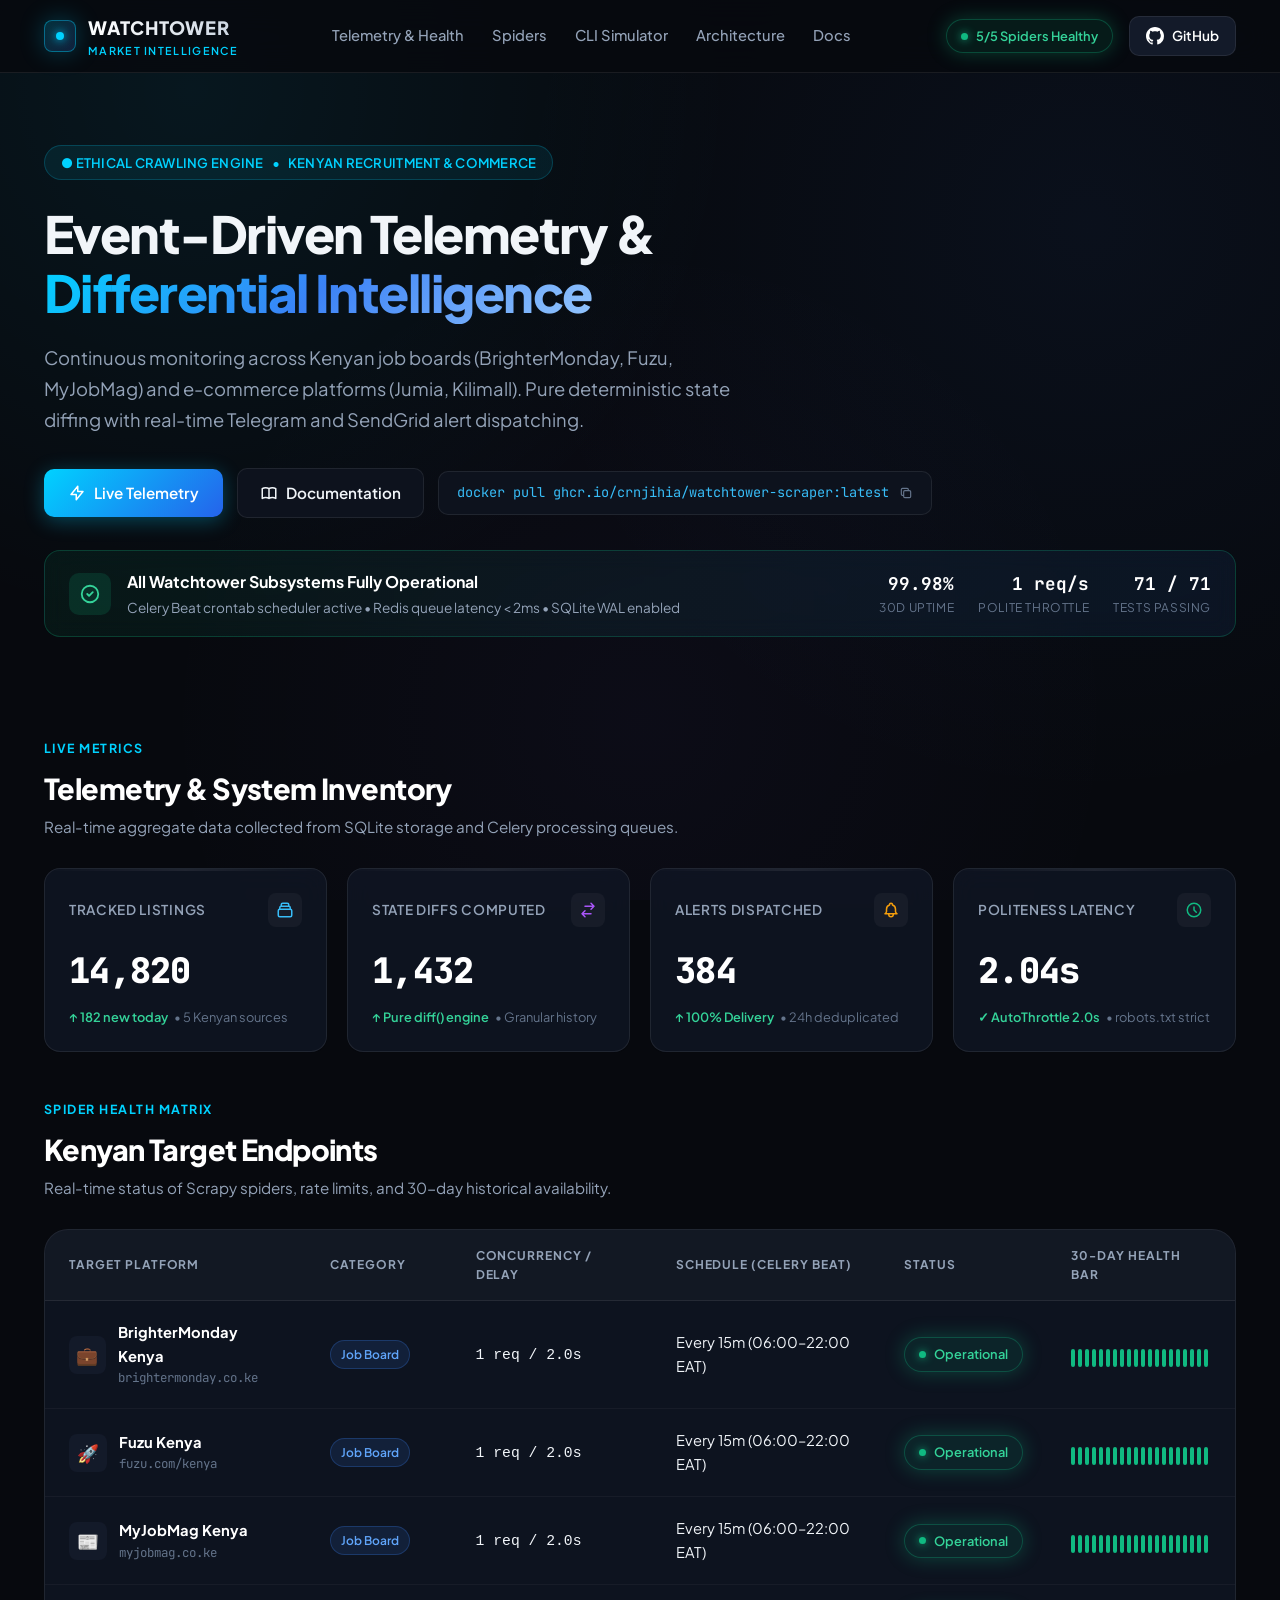
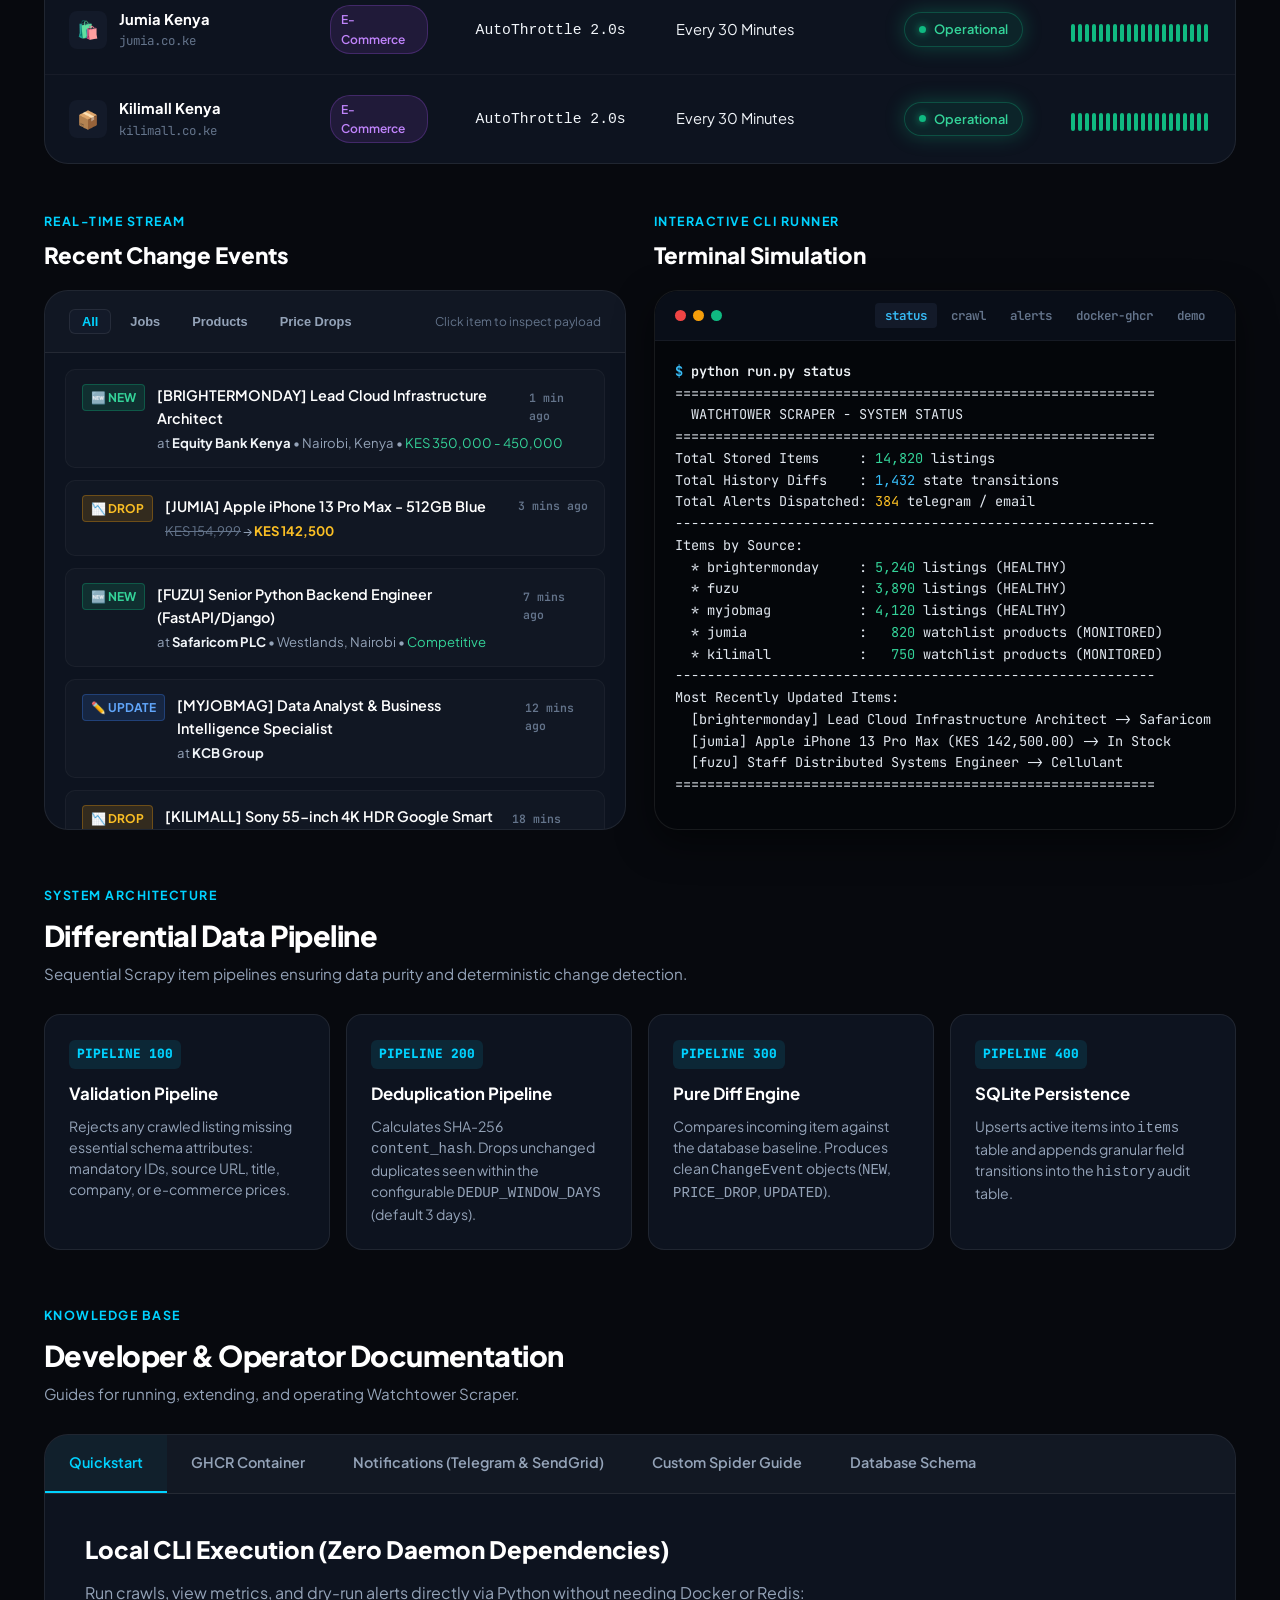
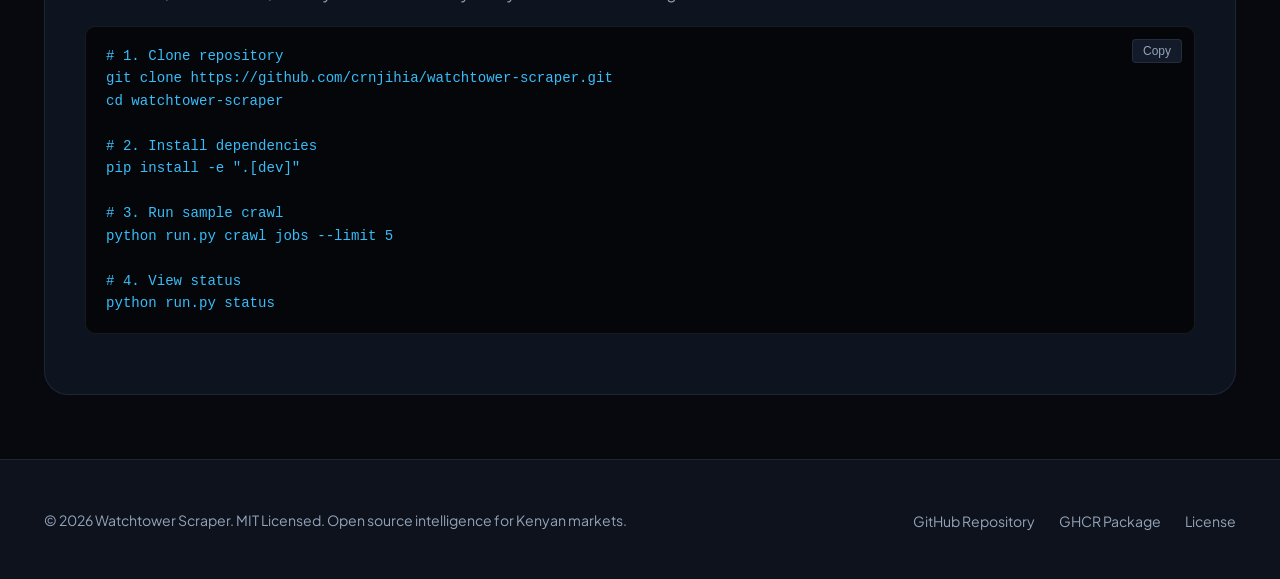
<file: index.html>
<!DOCTYPE html>
<html lang="en">
<head>
  <meta charset="UTF-8">
  <meta name="viewport" content="width=device-width, initial-scale=1.0">
  <title>Watchtower Scraper — System Telemetry & Documentation</title>
  <meta name="description" content="Ethical Scrapy-based web scraping, pure differential state engine, and market intelligence platform for Kenyan job boards and e-commerce portals.">
  <meta name="keywords" content="Scrapy, Python, Kenyan Job Boards, BrighterMonday, Fuzu, MyJobMag, Jumia, Kilimall, Price Tracking, Market Intelligence">
  
  <!-- Open Graph -->
  <meta property="og:title" content="Watchtower Scraper — Telemetry & Documentation">
  <meta property="og:description" content="Real-time operational status, architecture, and developer documentation for Watchtower Scraper.">
  <meta property="og:type" content="website">

  <!-- Google Fonts -->
  <link rel="preconnect" href="https://fonts.googleapis.com">
  <link rel="preconnect" href="https://fonts.gstatic.com" crossorigin>
  <link href="https://fonts.googleapis.com/css2?family=JetBrains+Mono:wght@400;500;600;700&family=Plus+Jakarta+Sans:wght@400;500;600;700;800&display=swap" rel="stylesheet">
  
  <link rel="stylesheet" href="styles.css">
</head>
<body>

  <!-- Navigation -->
  <header class="navbar" id="mainHeader">
    <div class="container nav-content">
      <a href="#" class="brand" id="brandLink">
        <div class="brand-radar" id="brandRadar"></div>
        <div class="brand-title">
          <span class="brand-main">WATCHTOWER</span>
          <span class="brand-sub">Market Intelligence</span>
        </div>
      </a>

      <ul class="nav-links" id="navLinksList">
        <li><a href="#status-section" id="navLinkStatus">Telemetry & Health</a></li>
        <li><a href="#spiders-section" id="navLinkSpiders">Spiders</a></li>
        <li><a href="#terminal-section" id="navLinkTerminal">CLI Simulator</a></li>
        <li><a href="#architecture-section" id="navLinkArch">Architecture</a></li>
        <li><a href="#docs-section" id="navLinkDocs">Docs</a></li>
      </ul>

      <div class="nav-actions">
        <div class="status-pill" id="globalStatusPill">
          <span class="status-indicator-dot"></span>
          <span>5/5 Spiders Healthy</span>
        </div>
        <a href="https://github.com/crnjihia/watchtower-scraper" target="_blank" rel="noopener noreferrer" class="btn-github" id="btnGithubNav">
          <svg width="18" height="18" viewBox="0 0 24 24" fill="currentColor">
            <path d="M12 0C5.37 0 0 5.37 0 12c0 5.31 3.435 9.795 8.205 11.385.6.105.825-.255.825-.57 0-.285-.015-1.23-.015-2.235-3.015.555-3.795-.735-4.035-1.41-.135-.345-.72-1.41-1.23-1.695-.42-.225-1.02-.78-.015-.795.945-.015 1.62.87 1.845 1.23 1.08 1.815 2.805 1.305 3.495.99.105-.78.42-1.305.765-1.605-2.67-.3-5.46-1.335-5.46-5.925 0-1.305.465-2.385 1.23-3.225-.12-.3-.54-1.53.12-3.18 0 0 1.005-.315 3.3 1.23.96-.27 1.98-.405 3-.405s2.04.135 3 .405c2.295-1.56 3.3-1.23 3.3-1.23.66 1.65.24 2.88.12 3.18.765.84 1.23 1.905 1.23 3.225 0 4.605-2.805 5.625-5.475 5.925.435.375.81 1.095.81 2.22 0 1.605-.015 2.895-.015 3.3 0 .315.225.69.825.57A12.02 12.02 0 0024 12c0-6.63-5.37-12-12-12z"/>
          </svg>
          <span>GitHub</span>
        </a>
      </div>
    </div>
  </header>

  <main>
    <!-- Hero Section -->
    <section class="hero" id="heroSection">
      <div class="container">
        <div class="hero-tagline" id="heroTagline">
          <span>● ETHICAL CRAWLING ENGINE</span>
          <span>•</span>
          <span>KENYAN RECRUITMENT & COMMERCE</span>
        </div>

        <h1 class="hero-title" id="heroTitle">
          Event-Driven Telemetry & <span class="gradient-text">Differential Intelligence</span>
        </h1>

        <p class="hero-desc" id="heroDesc">
          Continuous monitoring across Kenyan job boards (BrighterMonday, Fuzu, MyJobMag) and e-commerce platforms (Jumia, Kilimall). Pure deterministic state diffing with real-time Telegram and SendGrid alert dispatching.
        </p>

        <div class="hero-cta" id="heroCtaGroup">
          <a href="#status-section" class="btn-primary" id="btnViewStatus">
            <svg width="18" height="18" fill="none" stroke="currentColor" stroke-width="2" viewBox="0 0 24 24">
              <path stroke-linecap="round" stroke-linejoin="round" d="M13 10V3L4 14h7v7l9-11h-7z"/>
            </svg>
            <span>Live Telemetry</span>
          </a>

          <a href="#docs-section" class="btn-secondary" id="btnExploreDocs">
            <svg width="18" height="18" fill="none" stroke="currentColor" stroke-width="2" viewBox="0 0 24 24">
              <path stroke-linecap="round" stroke-linejoin="round" d="M12 6.253v13m0-13C10.832 5.477 9.246 5 7.5 5S4.168 5.477 3 6.253v13C4.168 18.477 5.754 18 7.5 18s3.332.477 4.5 1.253m0-13C13.168 5.477 14.754 5 16.5 5c1.747 0 3.332.477 4.5 1.253v13C19.832 18.477 18.247 18 16.5 18c-1.746 0-3.332.477-4.5 1.253"/>
            </svg>
            <span>Documentation</span>
          </a>

          <div class="code-pill" id="dockerQuickPullPill" data-copy="docker pull ghcr.io/crnjihia/watchtower-scraper:latest">
            <span>docker pull ghcr.io/crnjihia/watchtower-scraper:latest</span>
            <svg width="14" height="14" fill="none" stroke="currentColor" stroke-width="2" viewBox="0 0 24 24">
              <path stroke-linecap="round" stroke-linejoin="round" d="M8 16H6a2 2 0 01-2-2V6a2 2 0 012-2h8a2 2 0 012 2v2m-6 12h8a2 2 0 002-2v-8a2 2 0 00-2-2h-8a2 2 0 00-2 2v8a2 2 0 002 2z"/>
            </svg>
          </div>
        </div>

        <!-- Banner -->
        <div class="system-banner" id="systemBanner">
          <div class="banner-left">
            <div class="banner-icon">
              <svg width="22" height="22" fill="none" stroke="currentColor" stroke-width="2" viewBox="0 0 24 24">
                <path stroke-linecap="round" stroke-linejoin="round" d="M9 12l2 2 4-4m6 2a9 9 0 11-18 0 9 9 0 0118 0z"/>
              </svg>
            </div>
            <div class="banner-info">
              <h4>All Watchtower Subsystems Fully Operational</h4>
              <p>Celery Beat crontab scheduler active • Redis queue latency &lt; 2ms • SQLite WAL enabled</p>
            </div>
          </div>
          <div class="banner-stats">
            <div class="b-stat">
              <span class="b-val">99.98%</span>
              <span class="b-lbl">30d Uptime</span>
            </div>
            <div class="b-stat">
              <span class="b-val">1 req/s</span>
              <span class="b-lbl">Polite Throttle</span>
            </div>
            <div class="b-stat">
              <span class="b-val">71 / 71</span>
              <span class="b-lbl">Tests Passing</span>
            </div>
          </div>
        </div>
      </div>
    </section>

    <!-- Metrics Section -->
    <section class="container" id="status-section">
      <div class="section-header">
        <div>
          <span class="section-tag">LIVE METRICS</span>
          <h2 class="section-title">Telemetry & System Inventory</h2>
          <p class="section-subtitle">Real-time aggregate data collected from SQLite storage and Celery processing queues.</p>
        </div>
      </div>

      <div class="metrics-grid" id="metricsGrid">
        <div class="metric-card" id="metricCardItems">
          <div class="metric-header">
            <span class="metric-title">Tracked Listings</span>
            <div class="metric-icon">
              <svg width="18" height="18" fill="none" stroke="#38bdf8" stroke-width="2" viewBox="0 0 24 24">
                <path stroke-linecap="round" stroke-linejoin="round" d="M19 11H5m14 0a2 2 0 012 2v6a2 2 0 01-2 2H5a2 2 0 01-2-2v-6a2 2 0 012-2m14 0V9a2 2 0 00-2-2M5 11V9a2 2 0 012-2m0 0V5a2 2 0 012-2h6a2 2 0 012 2v2M7 7h10"/>
              </svg>
            </div>
          </div>
          <div class="metric-value" data-target="14820">0</div>
          <div class="metric-trend trend-up">
            <span>↑ 182 new today</span>
            <span class="trend-sub">• 5 Kenyan sources</span>
          </div>
        </div>

        <div class="metric-card" id="metricCardDiffs">
          <div class="metric-header">
            <span class="metric-title">State Diffs Computed</span>
            <div class="metric-icon">
              <svg width="18" height="18" fill="none" stroke="#a855f7" stroke-width="2" viewBox="0 0 24 24">
                <path stroke-linecap="round" stroke-linejoin="round" d="M8 7h12m0 0l-4-4m4 4l-4 4m0 6H4m0 0l4 4m-4-4l4-4"/>
              </svg>
            </div>
          </div>
          <div class="metric-value" data-target="1432">0</div>
          <div class="metric-trend trend-up">
            <span>↑ Pure diff() engine</span>
            <span class="trend-sub">• Granular history</span>
          </div>
        </div>

        <div class="metric-card" id="metricCardAlerts">
          <div class="metric-header">
            <span class="metric-title">Alerts Dispatched</span>
            <div class="metric-icon">
              <svg width="18" height="18" fill="none" stroke="#f59e0b" stroke-width="2" viewBox="0 0 24 24">
                <path stroke-linecap="round" stroke-linejoin="round" d="M15 17h5l-1.405-1.405A2.032 2.032 0 0118 14.158V11a6.002 6.002 0 00-4-5.659V5a2 2 0 10-4 0v.341C7.67 6.165 6 8.388 6 11v3.159c0 .538-.214 1.055-.595 1.436L4 17h5m6 0v1a3 3 0 11-6 0v-1m6 0H9"/>
              </svg>
            </div>
          </div>
          <div class="metric-value" data-target="384">0</div>
          <div class="metric-trend trend-up">
            <span>↑ 100% Delivery</span>
            <span class="trend-sub">• 24h deduplicated</span>
          </div>
        </div>

        <div class="metric-card" id="metricCardLatency">
          <div class="metric-header">
            <span class="metric-title">Politeness Latency</span>
            <div class="metric-icon">
              <svg width="18" height="18" fill="none" stroke="#10b981" stroke-width="2" viewBox="0 0 24 24">
                <path stroke-linecap="round" stroke-linejoin="round" d="M12 8v4l3 3m6-3a9 9 0 11-18 0 9 9 0 0118 0z"/>
              </svg>
            </div>
          </div>
          <div class="metric-value" data-target="2.04" data-float="true" data-suffix="s">0.00s</div>
          <div class="metric-trend trend-up">
            <span>✓ AutoThrottle 2.0s</span>
            <span class="trend-sub">• robots.txt strict</span>
          </div>
        </div>
      </div>
    </section>

    <!-- Spiders Health Section -->
    <section class="container" id="spiders-section">
      <div class="section-header">
        <div>
          <span class="section-tag">SPIDER HEALTH MATRIX</span>
          <h2 class="section-title">Kenyan Target Endpoints</h2>
          <p class="section-subtitle">Real-time status of Scrapy spiders, rate limits, and 30-day historical availability.</p>
        </div>
      </div>

      <div class="status-card" id="spidersTableCard">
        <table class="spiders-table" id="spidersTable">
          <thead>
            <tr>
              <th>Target Platform</th>
              <th>Category</th>
              <th>Concurrency / Delay</th>
              <th>Schedule (Celery Beat)</th>
              <th>Status</th>
              <th>30-Day Health Bar</th>
            </tr>
          </thead>
          <tbody>
            <tr>
              <td>
                <div class="target-col">
                  <div class="target-icon">💼</div>
                  <div class="target-info">
                    <div class="target-name">BrighterMonday Kenya</div>
                    <div class="target-domain">brightermonday.co.ke</div>
                  </div>
                </div>
              </td>
              <td><span class="cat-badge cat-jobs">Job Board</span></td>
              <td><code>1 req / 2.0s</code></td>
              <td>Every 15m (06:00–22:00 EAT)</td>
              <td><span class="status-pill"><span class="status-indicator-dot"></span>Operational</span></td>
              <td>
                <div class="uptime-bar">
                  <div class="uptime-tick"></div><div class="uptime-tick"></div><div class="uptime-tick"></div><div class="uptime-tick"></div><div class="uptime-tick"></div><div class="uptime-tick"></div><div class="uptime-tick"></div><div class="uptime-tick"></div><div class="uptime-tick"></div><div class="uptime-tick"></div><div class="uptime-tick"></div><div class="uptime-tick"></div><div class="uptime-tick"></div><div class="uptime-tick"></div><div class="uptime-tick"></div><div class="uptime-tick"></div><div class="uptime-tick"></div><div class="uptime-tick"></div><div class="uptime-tick"></div><div class="uptime-tick"></div>
                </div>
              </td>
            </tr>

            <tr>
              <td>
                <div class="target-col">
                  <div class="target-icon">🚀</div>
                  <div class="target-info">
                    <div class="target-name">Fuzu Kenya</div>
                    <div class="target-domain">fuzu.com/kenya</div>
                  </div>
                </div>
              </td>
              <td><span class="cat-badge cat-jobs">Job Board</span></td>
              <td><code>1 req / 2.0s</code></td>
              <td>Every 15m (06:00–22:00 EAT)</td>
              <td><span class="status-pill"><span class="status-indicator-dot"></span>Operational</span></td>
              <td>
                <div class="uptime-bar">
                  <div class="uptime-tick"></div><div class="uptime-tick"></div><div class="uptime-tick"></div><div class="uptime-tick"></div><div class="uptime-tick"></div><div class="uptime-tick"></div><div class="uptime-tick"></div><div class="uptime-tick"></div><div class="uptime-tick"></div><div class="uptime-tick"></div><div class="uptime-tick"></div><div class="uptime-tick"></div><div class="uptime-tick"></div><div class="uptime-tick"></div><div class="uptime-tick"></div><div class="uptime-tick"></div><div class="uptime-tick"></div><div class="uptime-tick"></div><div class="uptime-tick"></div><div class="uptime-tick"></div>
                </div>
              </td>
            </tr>

            <tr>
              <td>
                <div class="target-col">
                  <div class="target-icon">📰</div>
                  <div class="target-info">
                    <div class="target-name">MyJobMag Kenya</div>
                    <div class="target-domain">myjobmag.co.ke</div>
                  </div>
                </div>
              </td>
              <td><span class="cat-badge cat-jobs">Job Board</span></td>
              <td><code>1 req / 2.0s</code></td>
              <td>Every 15m (06:00–22:00 EAT)</td>
              <td><span class="status-pill"><span class="status-indicator-dot"></span>Operational</span></td>
              <td>
                <div class="uptime-bar">
                  <div class="uptime-tick"></div><div class="uptime-tick"></div><div class="uptime-tick"></div><div class="uptime-tick"></div><div class="uptime-tick"></div><div class="uptime-tick"></div><div class="uptime-tick"></div><div class="uptime-tick"></div><div class="uptime-tick"></div><div class="uptime-tick"></div><div class="uptime-tick"></div><div class="uptime-tick"></div><div class="uptime-tick"></div><div class="uptime-tick"></div><div class="uptime-tick"></div><div class="uptime-tick"></div><div class="uptime-tick"></div><div class="uptime-tick"></div><div class="uptime-tick"></div><div class="uptime-tick"></div>
                </div>
              </td>
            </tr>

            <tr>
              <td>
                <div class="target-col">
                  <div class="target-icon">🛍️</div>
                  <div class="target-info">
                    <div class="target-name">Jumia Kenya</div>
                    <div class="target-domain">jumia.co.ke</div>
                  </div>
                </div>
              </td>
              <td><span class="cat-badge cat-products">E-Commerce</span></td>
              <td><code>AutoThrottle 2.0s</code></td>
              <td>Every 30 Minutes</td>
              <td><span class="status-pill"><span class="status-indicator-dot"></span>Operational</span></td>
              <td>
                <div class="uptime-bar">
                  <div class="uptime-tick"></div><div class="uptime-tick"></div><div class="uptime-tick"></div><div class="uptime-tick"></div><div class="uptime-tick"></div><div class="uptime-tick"></div><div class="uptime-tick"></div><div class="uptime-tick"></div><div class="uptime-tick"></div><div class="uptime-tick"></div><div class="uptime-tick"></div><div class="uptime-tick"></div><div class="uptime-tick"></div><div class="uptime-tick"></div><div class="uptime-tick"></div><div class="uptime-tick"></div><div class="uptime-tick"></div><div class="uptime-tick"></div><div class="uptime-tick"></div><div class="uptime-tick"></div>
                </div>
              </td>
            </tr>

            <tr>
              <td>
                <div class="target-col">
                  <div class="target-icon">📦</div>
                  <div class="target-info">
                    <div class="target-name">Kilimall Kenya</div>
                    <div class="target-domain">kilimall.co.ke</div>
                  </div>
                </div>
              </td>
              <td><span class="cat-badge cat-products">E-Commerce</span></td>
              <td><code>AutoThrottle 2.0s</code></td>
              <td>Every 30 Minutes</td>
              <td><span class="status-pill"><span class="status-indicator-dot"></span>Operational</span></td>
              <td>
                <div class="uptime-bar">
                  <div class="uptime-tick"></div><div class="uptime-tick"></div><div class="uptime-tick"></div><div class="uptime-tick"></div><div class="uptime-tick"></div><div class="uptime-tick"></div><div class="uptime-tick"></div><div class="uptime-tick"></div><div class="uptime-tick"></div><div class="uptime-tick"></div><div class="uptime-tick"></div><div class="uptime-tick"></div><div class="uptime-tick"></div><div class="uptime-tick"></div><div class="uptime-tick"></div><div class="uptime-tick"></div><div class="uptime-tick"></div><div class="uptime-tick"></div><div class="uptime-tick"></div><div class="uptime-tick"></div>
                </div>
              </td>
            </tr>
          </tbody>
        </table>
      </div>
    </section>

    <!-- Split Grid: Live Event Feed & Interactive Terminal Simulator -->
    <section class="container" id="terminal-section">
      <div class="split-grid">
        <!-- Live Event Stream -->
        <div>
          <div class="section-header" style="margin-bottom: 16px;">
            <div>
              <span class="section-tag">REAL-TIME STREAM</span>
              <h3 style="color:#fff; font-size:1.4rem; font-weight:800;">Recent Change Events</h3>
            </div>
          </div>

          <div class="feed-card" id="feedCard">
            <div class="feed-header">
              <div class="feed-filters">
                <button class="feed-btn active" data-filter="all" id="filterAll">All</button>
                <button class="feed-btn" data-filter="jobs" id="filterJobs">Jobs</button>
                <button class="feed-btn" data-filter="products" id="filterProducts">Products</button>
                <button class="feed-btn" data-filter="price_drop" id="filterPriceDrop">Price Drops</button>
              </div>
              <span style="font-size: 0.75rem; color: var(--text-faint);">Click item to inspect payload</span>
            </div>

            <div class="feed-stream" id="eventFeedStream">
              <!-- Populated by JS -->
            </div>
          </div>
        </div>

        <!-- Terminal Console -->
        <div>
          <div class="section-header" style="margin-bottom: 16px;">
            <div>
              <span class="section-tag">INTERACTIVE CLI RUNNER</span>
              <h3 style="color:#fff; font-size:1.4rem; font-weight:800;">Terminal Simulation</h3>
            </div>
          </div>

          <div class="terminal-card" id="terminalCard">
            <div class="terminal-topbar">
              <div class="terminal-dots">
                <span class="t-dot dot-red"></span>
                <span class="t-dot dot-yellow"></span>
                <span class="t-dot dot-green"></span>
              </div>
              <div class="terminal-tabs">
                <button class="t-tab active" data-cmd="status" id="tabStatus">status</button>
                <button class="t-tab" data-cmd="crawl" id="tabCrawl">crawl</button>
                <button class="t-tab" data-cmd="alerts" id="tabAlerts">alerts</button>
                <button class="t-tab" data-cmd="docker" id="tabDocker">docker-ghcr</button>
                <button class="t-tab" data-cmd="demo" id="tabDemo">demo</button>
              </div>
            </div>
            <div class="terminal-body" id="terminalOutput">
              <!-- Populated by JS -->
            </div>
          </div>
        </div>
      </div>
    </section>

    <!-- Architecture Section -->
    <section class="container" id="architecture-section">
      <div class="section-header">
        <div>
          <span class="section-tag">SYSTEM ARCHITECTURE</span>
          <h2 class="section-title">Differential Data Pipeline</h2>
          <p class="section-subtitle">Sequential Scrapy item pipelines ensuring data purity and deterministic change detection.</p>
        </div>
      </div>

      <div class="arch-flow" id="archFlowGrid">
        <div class="arch-card" id="archStep1">
          <span class="arch-num">PIPELINE 100</span>
          <h4>Validation Pipeline</h4>
          <p>Rejects any crawled listing missing essential schema attributes: mandatory IDs, source URL, title, company, or e-commerce prices.</p>
        </div>

        <div class="arch-card" id="archStep2">
          <span class="arch-num">PIPELINE 200</span>
          <h4>Deduplication Pipeline</h4>
          <p>Calculates SHA-256 <code>content_hash</code>. Drops unchanged duplicates seen within the configurable <code>DEDUP_WINDOW_DAYS</code> (default 3 days).</p>
        </div>

        <div class="arch-card" id="archStep3">
          <span class="arch-num">PIPELINE 300</span>
          <h4>Pure Diff Engine</h4>
          <p>Compares incoming item against the database baseline. Produces clean <code>ChangeEvent</code> objects (<code>NEW</code>, <code>PRICE_DROP</code>, <code>UPDATED</code>).</p>
        </div>

        <div class="arch-card" id="archStep4">
          <span class="arch-num">PIPELINE 400</span>
          <h4>SQLite Persistence</h4>
          <p>Upserts active items into <code>items</code> table and appends granular field transitions into the <code>history</code> audit table.</p>
        </div>
      </div>
    </section>

    <!-- Documentation Section -->
    <section class="container" id="docs-section">
      <div class="section-header">
        <div>
          <span class="section-tag">KNOWLEDGE BASE</span>
          <h2 class="section-title">Developer & Operator Documentation</h2>
          <p class="section-subtitle">Guides for running, extending, and operating Watchtower Scraper.</p>
        </div>
      </div>

      <div class="docs-wrapper" id="docsWrapper">
        <div class="docs-nav" id="docsNav">
          <div class="docs-nav-item active" data-target="docQuickstart" id="docTabQuickstart">Quickstart</div>
          <div class="docs-nav-item" data-target="docGhcr" id="docTabGhcr">GHCR Container</div>
          <div class="docs-nav-item" data-target="docAlerts" id="docTabAlerts">Notifications (Telegram & SendGrid)</div>
          <div class="docs-nav-item" data-target="docSpiders" id="docTabSpiders">Custom Spider Guide</div>
          <div class="docs-nav-item" data-target="docStorage" id="docTabStorage">Database Schema</div>
        </div>

        <div class="docs-content">
          <!-- Quickstart Pane -->
          <div class="doc-pane active" id="docQuickstart">
            <h3>Local CLI Execution (Zero Daemon Dependencies)</h3>
            <p>Run crawls, view metrics, and dry-run alerts directly via Python without needing Docker or Redis:</p>

            <div class="code-block" data-copy="# 1. Clone repository
git clone https://github.com/crnjihia/watchtower-scraper.git
cd watchtower-scraper

# 2. Install dependencies
pip install -e '.[dev]'

# 3. Run sample crawl
python run.py crawl jobs --limit 5

# 4. View status
python run.py status">
              <button class="copy-btn">Copy</button>
<pre><code># 1. Clone repository
git clone https://github.com/crnjihia/watchtower-scraper.git
cd watchtower-scraper

# 2. Install dependencies
pip install -e ".[dev]"

# 3. Run sample crawl
python run.py crawl jobs --limit 5

# 4. View status
python run.py status</code></pre>
            </div>
          </div>

          <!-- GHCR Pane -->
          <div class="doc-pane" id="docGhcr">
            <h3>Running via GitHub Container Registry (GHCR)</h3>
            <p>Pull the official pre-built multi-arch image and spin up with Docker Compose:</p>

            <div class="code-block" data-copy="# Pull latest container package
docker pull ghcr.io/crnjihia/watchtower-scraper:latest

# Run standalone crawl inside container
docker run --rm -v $(pwd)/data:/app/data ghcr.io/crnjihia/watchtower-scraper:latest crawl myjobmag --limit 5

# Or run full background worker & beat scheduler
docker-compose -f docker-compose.ghcr.yml up -d">
              <button class="copy-btn">Copy</button>
<pre><code># Pull latest container package
docker pull ghcr.io/crnjihia/watchtower-scraper:latest

# Run standalone crawl inside container
docker run --rm -v $(pwd)/data:/app/data ghcr.io/crnjihia/watchtower-scraper:latest crawl myjobmag --limit 5

# Or run full background worker & beat scheduler
docker-compose -f docker-compose.ghcr.yml up -d</code></pre>
            </div>
          </div>

          <!-- Alerts Pane -->
          <div class="doc-pane" id="docAlerts">
            <h3>Configuring Telegram & SendGrid Notifications</h3>
            <p>Set up environment variables in <code>.env</code> to activate automated alert routing:</p>

            <div class="code-block" data-copy="# Telegram Bot Credentials
TELEGRAM_BOT_TOKEN=123456789:ABCdefGhIJKlmNoPQRsTUVwxyZ
TELEGRAM_CHAT_ID=-1001234567890

# SendGrid Email Digest Credentials
SENDGRID_API_KEY=SG.xxxxxxxxxxxxxxxxxxxxxx
EMAIL_FROM=alerts@watchtower.io
EMAIL_TO=analyst@example.com">
              <button class="copy-btn">Copy</button>
<pre><code># Telegram Bot Credentials
TELEGRAM_BOT_TOKEN=123456789:ABCdefGhIJKlmNoPQRsTUVwxyZ
TELEGRAM_CHAT_ID=-1001234567890

# SendGrid Email Digest Credentials
SENDGRID_API_KEY=SG.xxxxxxxxxxxxxxxxxxxxxx
EMAIL_FROM=alerts@watchtower.io
EMAIL_TO=analyst@example.com</code></pre>
            </div>
          </div>

          <!-- Spiders Pane -->
          <div class="doc-pane" id="docSpiders">
            <h3>Extending Watchtower: Adding a New Spider (≤ 15 Lines)</h3>
            <p>Create a new Scrapy spider inside <code>src/watchtower/spiders/my_portal.py</code> inheriting from <code>BaseSpider</code>:</p>

            <div class="code-block" data-copy="from watchtower.spiders.base import BaseSpider

class MyPortalSpider(BaseSpider):
    name = 'my_portal'
    allowed_domains = ['example.co.ke']
    start_urls = ['https://example.co.ke/jobs']

    def parse(self, response):
        for card in response.css('.job-item'):
            yield self.build_item(
                site=self.name,
                external_id=card.css('::attr(data-id)').get(),
                url=response.urljoin(card.css('a::attr(href)').get()),
                title=card.css('.title::text').get(),
                company=card.css('.company::text').get(),
                category='Job',
            )">
              <button class="copy-btn">Copy</button>
<pre><code>from watchtower.spiders.base import BaseSpider

class MyPortalSpider(BaseSpider):
    name = "my_portal"
    allowed_domains = ["example.co.ke"]
    start_urls = ["https://example.co.ke/jobs"]

    def parse(self, response):
        for card in response.css(".job-item"):
            yield self.build_item(
                site=self.name,
                external_id=card.css("::attr(data-id)").get(),
                url=response.urljoin(card.css("a::attr(href)").get()),
                title=card.css(".title::text").get(),
                company=card.css(".company::text").get(),
                category="Job",
            )</code></pre>
            </div>
          </div>

          <!-- Storage Pane -->
          <div class="doc-pane" id="docStorage">
            <h3>SQLite Schema & History Queries</h3>
            <p>Inspect database records using standard SQL or the Python SQLAlchemy interface:</p>

            <div class="code-block" data-copy="-- Query top 10 most recent price drops
SELECT h.changed_at, i.source, i.url, h.old_value AS old_price, h.new_value AS new_price
FROM history h
JOIN items i ON i.id = h.item_id
WHERE h.field = 'price' AND CAST(h.new_value AS REAL) < CAST(h.old_value AS REAL)
ORDER BY h.changed_at DESC LIMIT 10;">
              <button class="copy-btn">Copy</button>
<pre><code>-- Query top 10 most recent price drops
SELECT h.changed_at, i.source, i.url, h.old_value AS old_price, h.new_value AS new_price
FROM history h
JOIN items i ON i.id = h.item_id
WHERE h.field = 'price' AND CAST(h.new_value AS REAL) &lt; CAST(h.old_value AS REAL)
ORDER BY h.changed_at DESC LIMIT 10;</code></pre>
            </div>
          </div>
        </div>
      </div>
    </section>
  </main>

  <!-- Modal for JSON Inspection -->
  <div class="modal-overlay" id="eventModal" onclick="if(event.target === this) closeEventModal();">
    <div class="modal-card">
      <div class="modal-header">
        <h4 id="modalEventTitle" style="color:#fff; font-size:1rem;">Event Payload Inspection</h4>
        <button class="close-modal-btn" onclick="closeEventModal()">&times;</button>
      </div>
      <div class="modal-body">
        <pre><code id="modalEventJson" style="font-family: var(--font-mono); font-size: 0.85rem; color:#38bdf8;"></code></pre>
      </div>
    </div>
  </div>

  <!-- Footer -->
  <footer id="mainFooter">
    <div class="container footer-content">
      <div class="footer-text">
        <span>© 2026 Watchtower Scraper. MIT Licensed. Open source intelligence for Kenyan markets.</span>
      </div>
      <ul class="footer-links">
        <li><a href="https://github.com/crnjihia/watchtower-scraper" target="_blank" rel="noopener noreferrer">GitHub Repository</a></li>
        <li><a href="https://github.com/crnjihia/watchtower-scraper/pkgs/container/watchtower-scraper" target="_blank" rel="noopener noreferrer">GHCR Package</a></li>
        <li><a href="https://github.com/crnjihia/watchtower-scraper/blob/main/LICENSE" target="_blank" rel="noopener noreferrer">License</a></li>
      </ul>
    </div>
  </footer>

  <script src="app.js"></script>
</body>
</html>
</file>
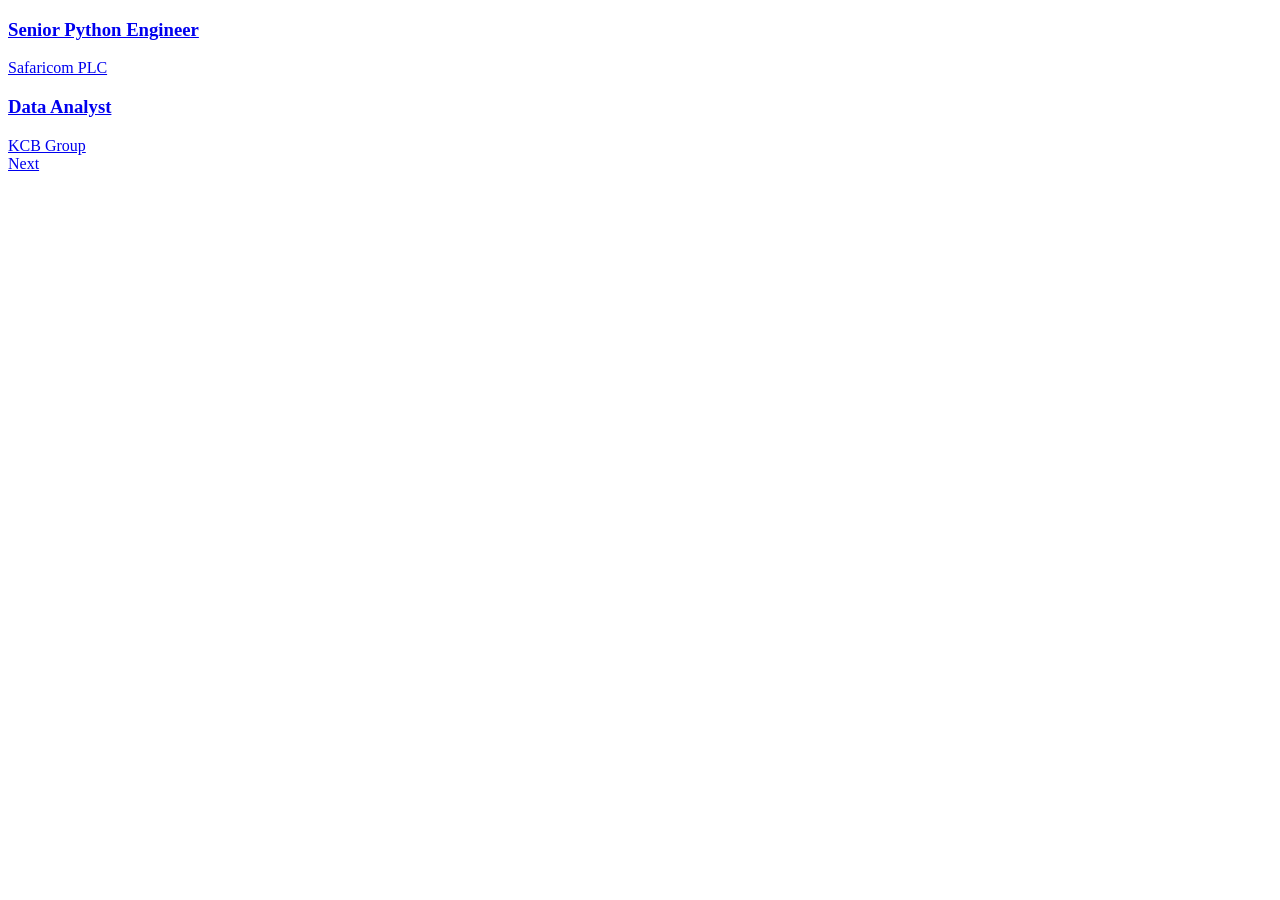
<file: tests/fixtures/brighter_monday.html>
<!doctype html>
<html lang="en">
<head>
  <meta charset="utf-8">
  <title>Jobs in Kenya - BrighterMonday</title>
</head>
<body>
  <div class="search-results">
    <div class="job-card-wrapper">
      <a href="https://www.brightermonday.com/jobs/senior-python-engineer-101" class="job-card">
        <h3>Senior Python Engineer</h3>
      </a>
      <div class="company-name"><a href="/company/safaricom">Safaricom PLC</a></div>
    </div>
    <div class="job-card-wrapper">
      <a href="https://www.brightermonday.com/jobs/data-analyst-102" class="job-card">
        <h3>Data Analyst</h3>
      </a>
      <div class="company-name"><a href="/company/kcb">KCB Group</a></div>
    </div>
  </div>
  <div class="pagination">
    <a class="pagination-next" href="https://www.brightermonday.com/jobs?page=2" rel="next">Next</a>
  </div>
</body>
</html>
</file>
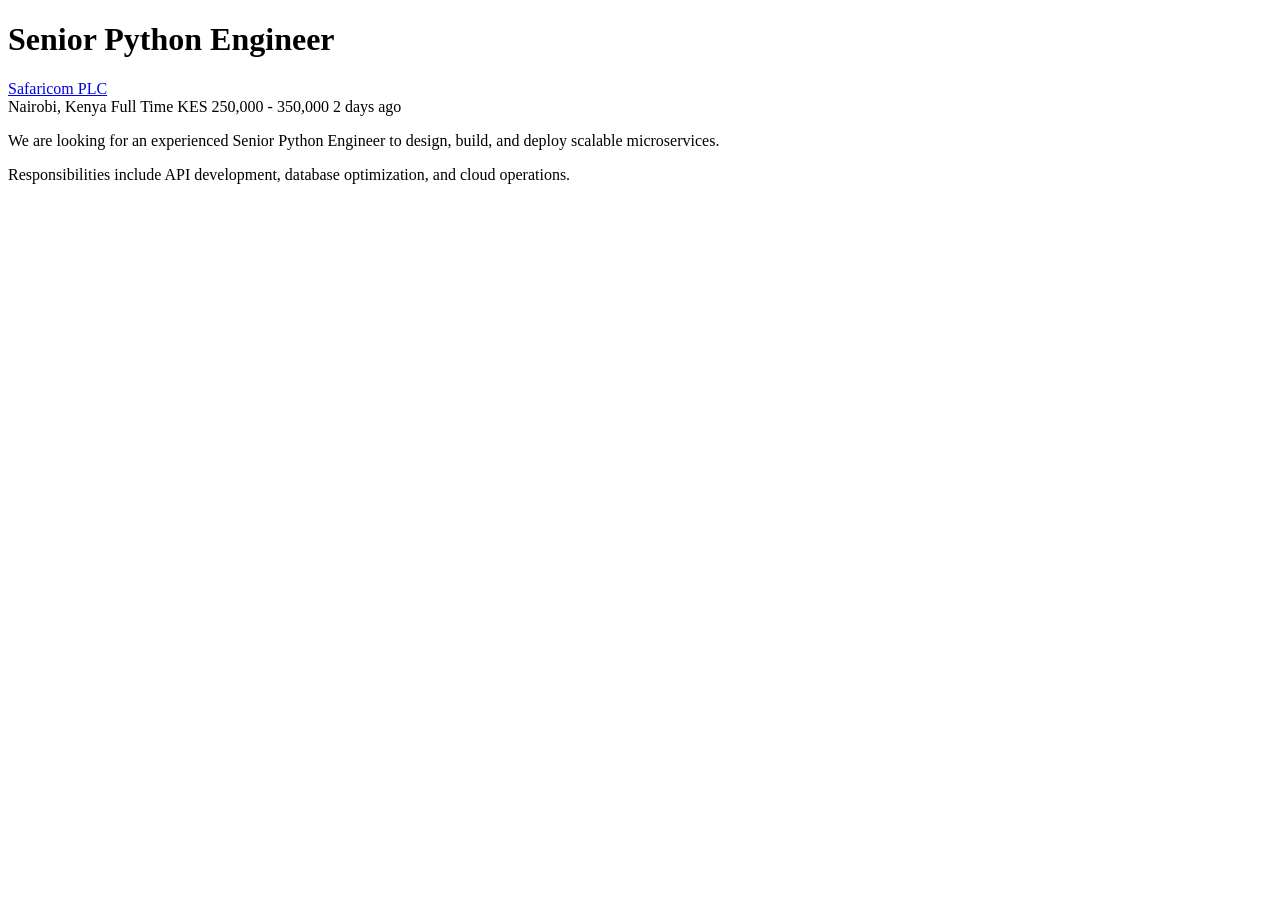
<file: tests/fixtures/brighter_monday_job.html>
<!doctype html>
<html lang="en">
<head>
  <meta charset="utf-8">
  <title>Senior Python Engineer at Safaricom PLC - BrighterMonday</title>
</head>
<body>
  <div class="job-header">
    <h1 class="job-title">Senior Python Engineer</h1>
    <div class="company-name">
      <a href="/company/safaricom">Safaricom PLC</a>
    </div>
    <div class="job-meta">
      <span class="location">Nairobi, Kenya</span>
      <span class="job-type">Full Time</span>
      <span class="salary">KES 250,000 - 350,000</span>
      <time class="posted" datetime="2026-10-01T10:00:00Z">2 days ago</time>
    </div>
  </div>
  <div class="description">
    <p>We are looking for an experienced Senior Python Engineer to design, build, and deploy scalable microservices.</p>
    <p>Responsibilities include API development, database optimization, and cloud operations.</p>
  </div>
</body>
</html>
</file>
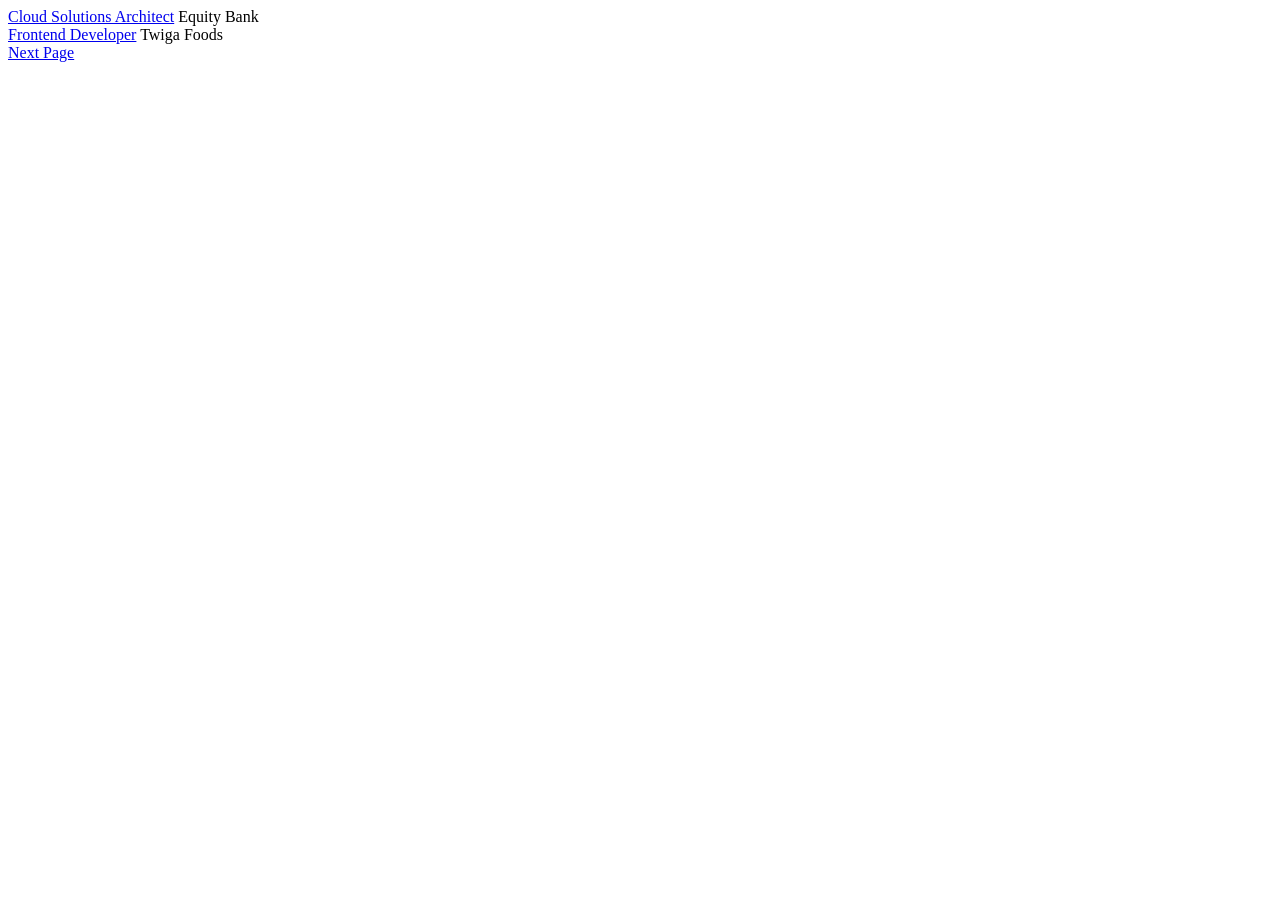
<file: tests/fixtures/fuzu.html>
<!doctype html>
<html lang="en">
<head>
  <meta charset="utf-8">
  <title>Jobs in Kenya - Fuzu</title>
</head>
<body>
  <div class="job-results">
    <article class="job-card">
      <a href="https://www.fuzu.com/jobs/cloud-solutions-architect-201">Cloud Solutions Architect</a>
      <span class="company">Equity Bank</span>
    </article>
    <article class="job-card">
      <a href="https://www.fuzu.com/jobs/frontend-developer-202">Frontend Developer</a>
      <span class="company">Twiga Foods</span>
    </article>
  </div>
  <div class="pagination-controls">
    <a rel="next" href="https://www.fuzu.com/jobs?page=2">Next Page</a>
  </div>
</body>
</html>
</file>
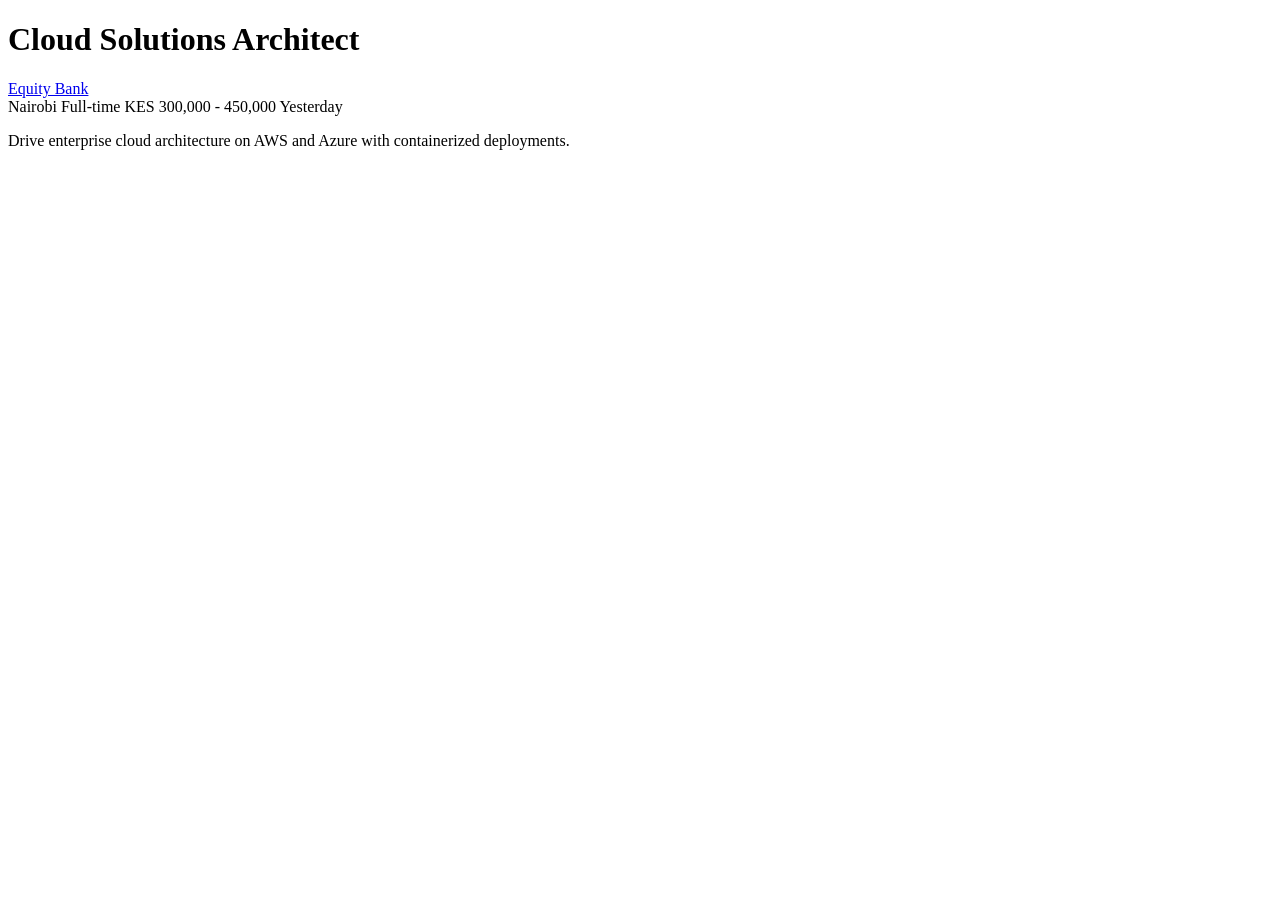
<file: tests/fixtures/fuzu_job.html>
<!doctype html>
<html lang="en">
<head>
  <meta charset="utf-8">
  <title>Cloud Solutions Architect at Equity Bank - Fuzu</title>
</head>
<body>
  <div class="job-container">
    <h1 class="title">Cloud Solutions Architect</h1>
    <div class="employer-info">
      <a class="company" href="/companies/equity-bank">Equity Bank</a>
    </div>
    <div class="job-attributes">
      <span class="location">Nairobi</span>
      <span class="type">Full-time</span>
      <span class="salary">KES 300,000 - 450,000</span>
      <time datetime="2026-10-02T08:30:00Z">Yesterday</time>
    </div>
    <section class="description">
      <p>Drive enterprise cloud architecture on AWS and Azure with containerized deployments.</p>
    </section>
  </div>
</body>
</html>
</file>
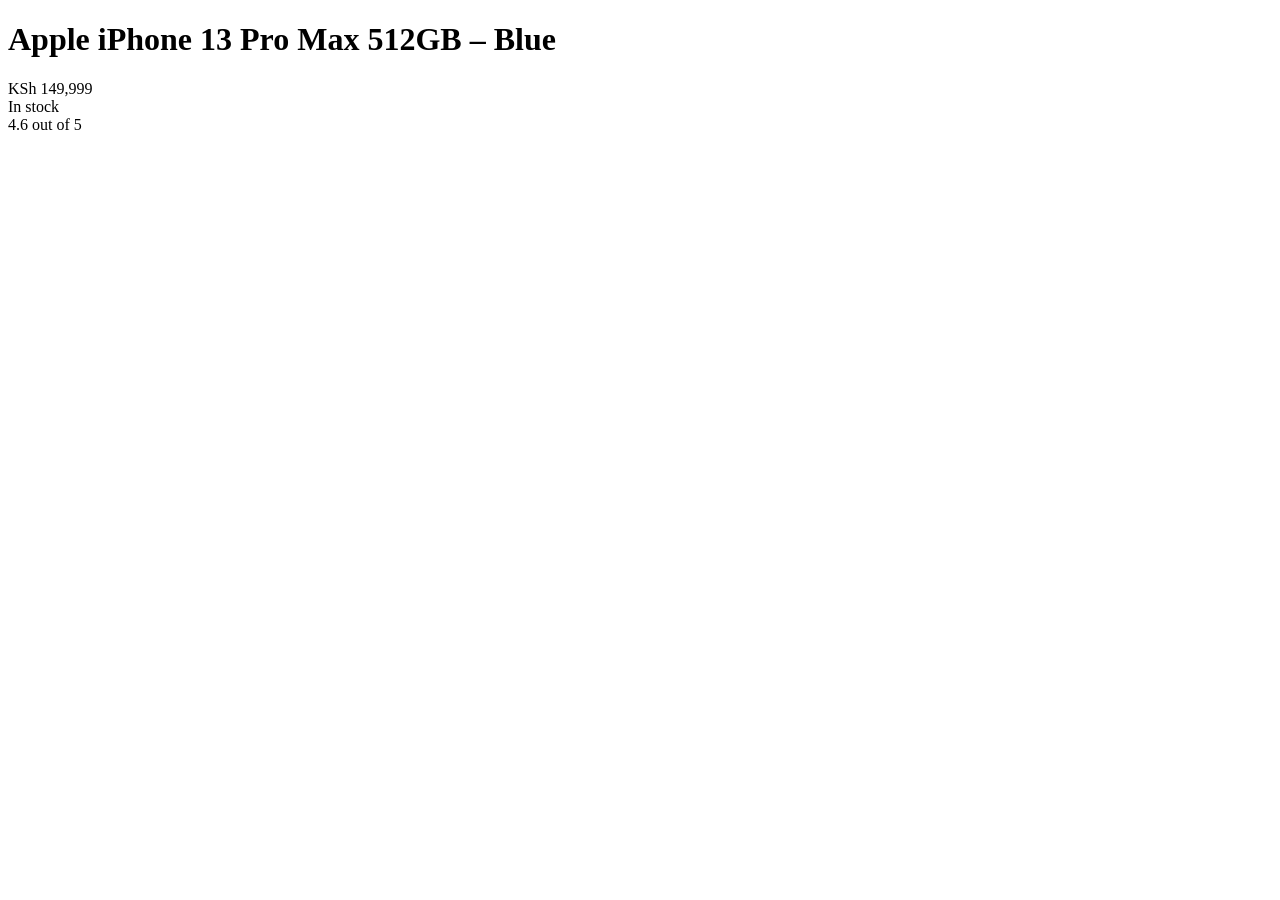
<file: tests/fixtures/jumia_product.html>
<!doctype html>
<html lang="en">
<head>
  <meta charset="utf-8">
  <title>Apple iPhone 13 Pro Max 512GB - Blue - Jumia Kenya</title>
</head>
<body>
  <div class="product-details">
    <h1 class="-fs20 -pts -pbxs">Apple iPhone 13 Pro Max 512GB – Blue</h1>
    <div class="df -i-ctr -pvxs">
      <span class="-b -ltr -tal -prc">KSh 149,999</span>
    </div>
    <div class="-df -i-ctr -pts">
      <span class="-fs14 -p -b -trc">In stock</span>
    </div>
    <div class="stars _m _al">
      <span class="-fs12 -pts" title="4.6 out of 5 stars">4.6 out of 5</span>
    </div>
  </div>
</body>
</html>
</file>
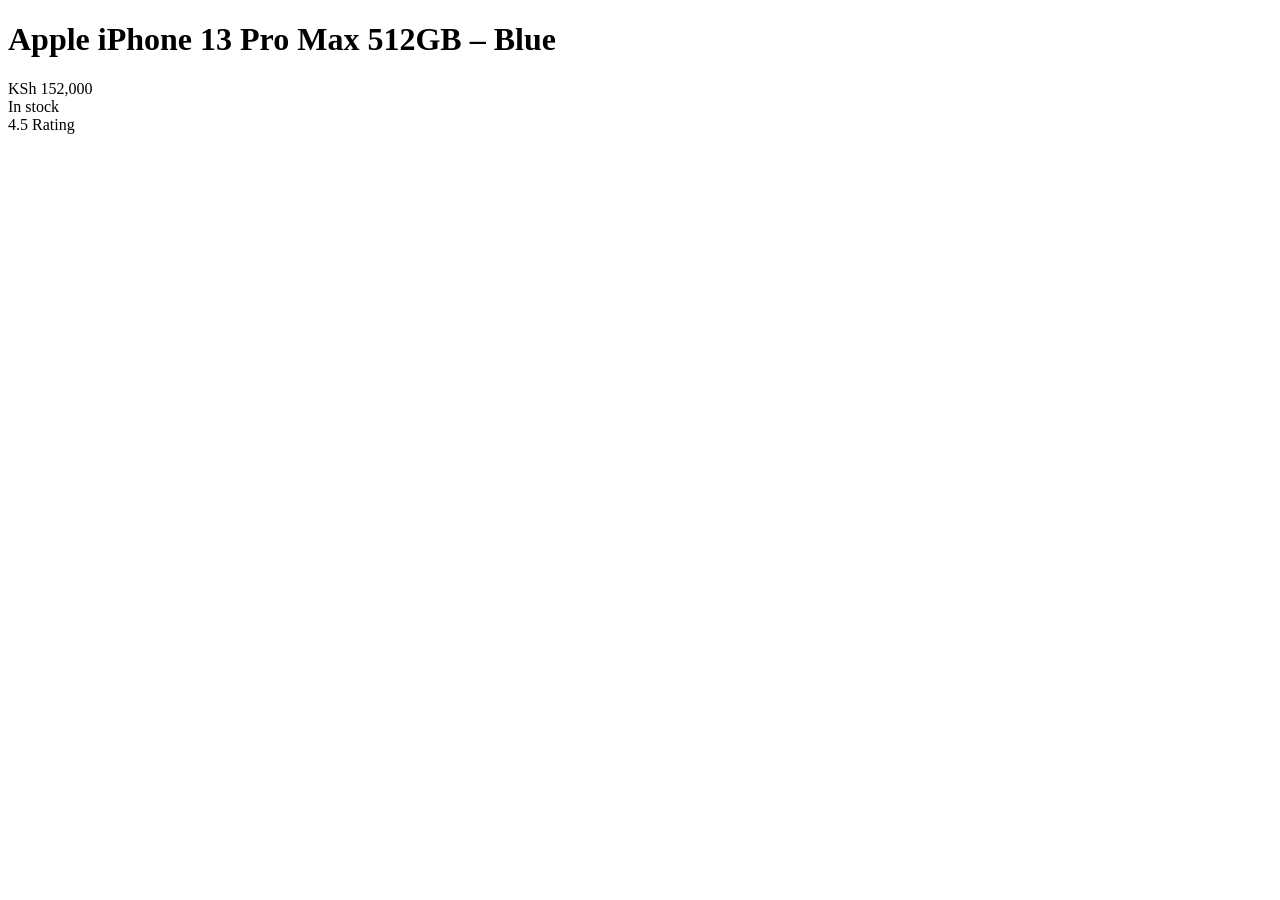
<file: tests/fixtures/kilimall_product.html>
<!doctype html>
<html lang="en">
<head>
  <meta charset="utf-8">
  <title>Apple iPhone 13 Pro Max 512GB - Blue - Kilimall</title>
</head>
<body>
  <div class="goods-info">
    <h1 class="prod-title">Apple iPhone 13 Pro Max 512GB – Blue</h1>
    <div class="price-wrap">
      <span class="curr-price">KSh 152,000</span>
    </div>
    <div class="availability">
      <span>In stock</span>
    </div>
    <div class="rating">
      <span data-rating="4.5">4.5 Rating</span>
    </div>
  </div>
</body>
</html>
</file>
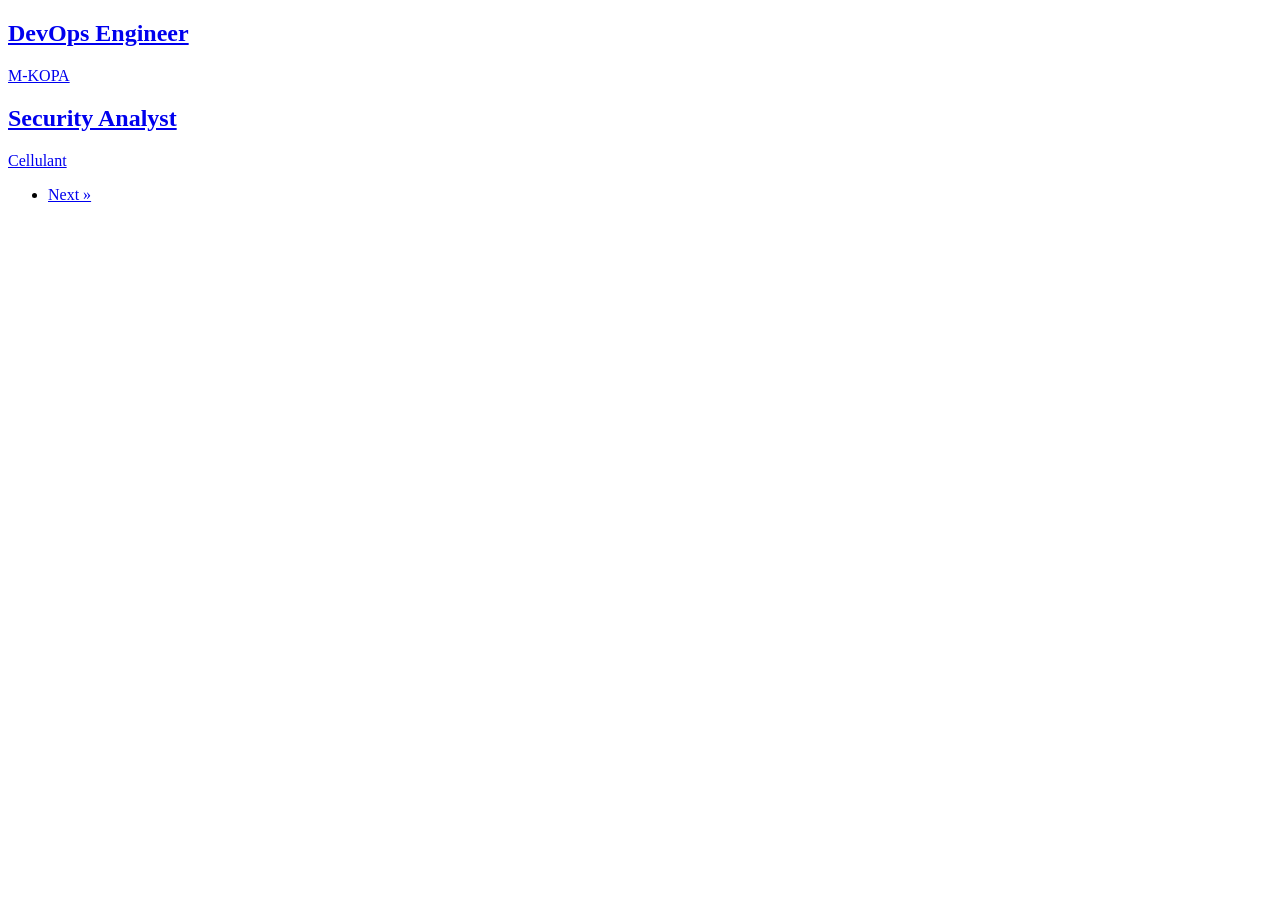
<file: tests/fixtures/myjobmag.html>
<!doctype html>
<html lang="en">
<head>
  <meta charset="utf-8">
  <title>Latest Jobs in Kenya - MyJobMag</title>
</head>
<body>
  <div class="job-list">
    <div class="job-listing">
      <h2><a class="title" href="https://www.myjobmag.co.ke/jobs/devops-engineer-301">DevOps Engineer</a></h2>
      <div class="company"><a href="/company/m-kopa">M-KOPA</a></div>
    </div>
    <div class="job-listing">
      <h2><a class="title" href="https://www.myjobmag.co.ke/jobs/security-analyst-302">Security Analyst</a></h2>
      <div class="company"><a href="/company/cellulant">Cellulant</a></div>
    </div>
  </div>
  <ul class="pagination">
    <li class="next"><a href="https://www.myjobmag.co.ke/jobs?page=2">Next &raquo;</a></li>
  </ul>
</body>
</html>
</file>
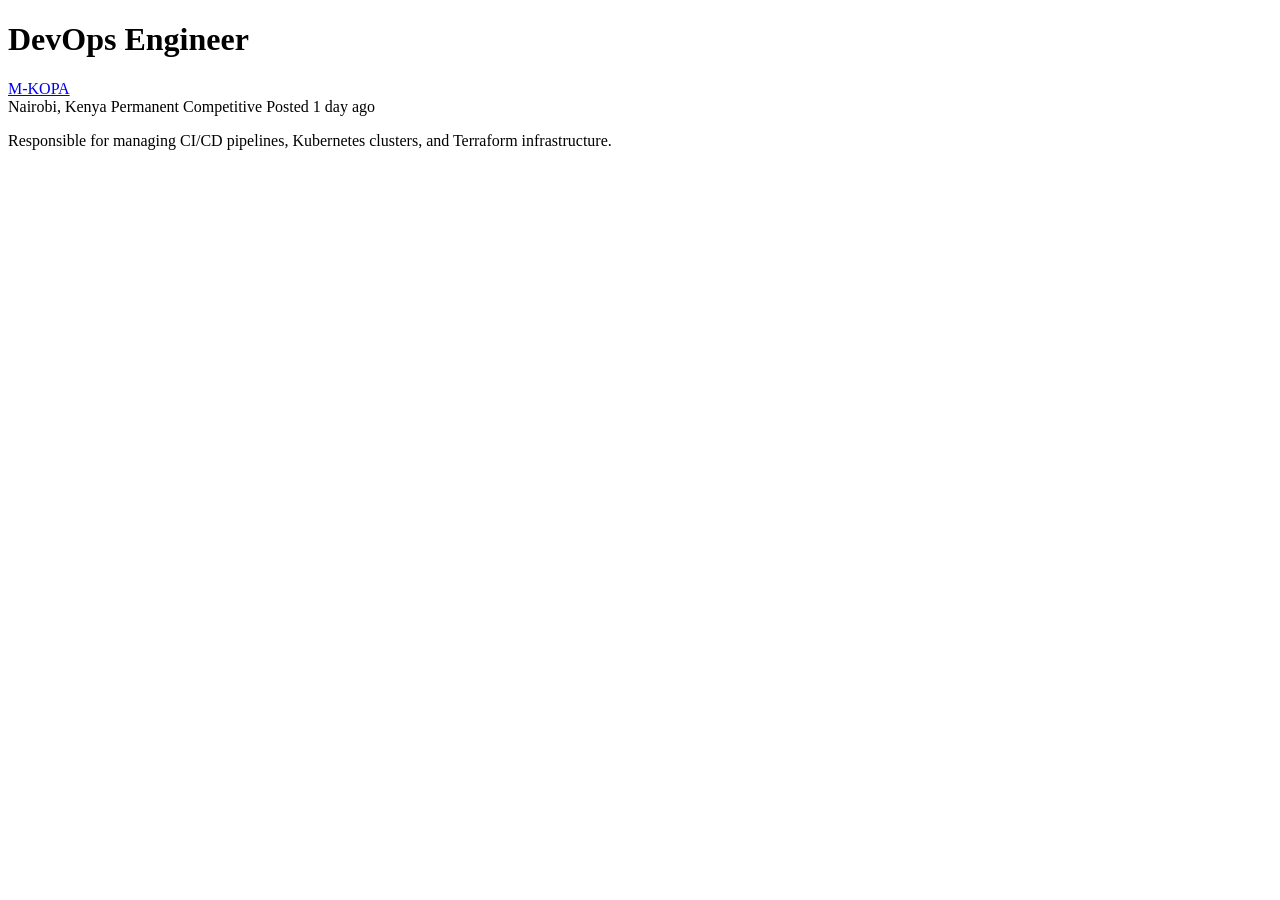
<file: tests/fixtures/myjobmag_job.html>
<!doctype html>
<html lang="en">
<head>
  <meta charset="utf-8">
  <title>DevOps Engineer at M-KOPA - MyJobMag</title>
</head>
<body>
  <div class="read-data">
    <h1 class="job-title">DevOps Engineer</h1>
    <div class="company"><a href="/company/m-kopa">M-KOPA</a></div>
    <div class="job-details">
      <span class="location">Nairobi, Kenya</span>
      <span class="contract">Permanent</span>
      <span class="salary">Competitive</span>
      <time class="posted" datetime="2026-10-02T14:15:00Z">Posted 1 day ago</time>
    </div>
    <section class="job-description">
      <p>Responsible for managing CI/CD pipelines, Kubernetes clusters, and Terraform infrastructure.</p>
    </section>
  </div>
</body>
</html>
</file>
<file: styles.css>
/* ==========================================================================
   Watchtower Scraper - Documentation & Live Status Dashboard
   Ultra-Premium Modern Dark Theme Design System
   ========================================================================== */

:root {
  --bg-primary: #07090e;
  --bg-secondary: #0d121d;
  --bg-tertiary: #131a29;
  --bg-card: rgba(16, 23, 38, 0.75);
  --bg-card-hover: rgba(22, 32, 53, 0.85);
  --bg-glass: rgba(13, 18, 29, 0.6);
  --border-subtle: rgba(255, 255, 255, 0.08);
  --border-focus: rgba(0, 210, 255, 0.4);
  --border-accent: rgba(59, 130, 246, 0.25);

  --text-main: #f1f5f9;
  --text-muted: #94a3b8;
  --text-faint: #64748b;

  --accent-cyan: #00d2ff;
  --accent-blue: #3b82f6;
  --accent-emerald: #10b981;
  --accent-amber: #f59e0b;
  --accent-rose: #f43f5e;
  --accent-purple: #8b5cf6;

  --glow-cyan: 0 0 25px rgba(0, 210, 255, 0.25);
  --glow-emerald: 0 0 20px rgba(16, 185, 129, 0.3);
  --glow-amber: 0 0 20px rgba(245, 158, 11, 0.25);

  --font-sans: 'Plus Jakarta Sans', -apple-system, BlinkMacSystemFont, 'Segoe UI', Roboto, sans-serif;
  --font-mono: 'JetBrains Mono', 'Fira Code', monospace;

  --transition-fast: 0.15s ease;
  --transition-normal: 0.25s cubic-bezier(0.4, 0, 0.2, 1);
  --radius-sm: 6px;
  --radius-md: 10px;
  --radius-lg: 16px;
  --radius-xl: 24px;
}

*, *::before, *::after {
  box-sizing: border-box;
  margin: 0;
  padding: 0;
}

html {
  scroll-behavior: smooth;
  font-family: var(--font-sans);
  background-color: var(--bg-primary);
  color: var(--text-main);
  line-height: 1.6;
}

body {
  min-height: 100vh;
  overflow-x: hidden;
  position: relative;
  background: 
    radial-gradient(circle at 15% 10%, rgba(0, 210, 255, 0.07) 0%, transparent 40%),
    radial-gradient(circle at 85% 25%, rgba(59, 130, 246, 0.06) 0%, transparent 45%),
    radial-gradient(circle at 50% 80%, rgba(139, 92, 246, 0.04) 0%, transparent 50%),
    var(--bg-primary);
  background-attachment: fixed;
}

/* Scrollbar */
::-webkit-scrollbar {
  width: 8px;
  height: 8px;
}
::-webkit-scrollbar-track {
  background: var(--bg-primary);
}
::-webkit-scrollbar-thumb {
  background: var(--bg-tertiary);
  border-radius: 4px;
  border: 1px solid var(--border-subtle);
}
::-webkit-scrollbar-thumb:hover {
  background: var(--accent-blue);
}

/* Typography & Links */
a {
  color: var(--accent-cyan);
  text-decoration: none;
  transition: color var(--transition-fast);
}
a:hover {
  color: #67e8f9;
}

/* Container */
.container {
  width: 100%;
  max-width: 1240px;
  margin: 0 auto;
  padding: 0 24px;
}

/* Top Navigation Bar */
.navbar {
  position: sticky;
  top: 0;
  z-index: 100;
  backdrop-filter: blur(16px);
  background: rgba(7, 9, 14, 0.82);
  border-bottom: 1px solid var(--border-subtle);
  transition: all var(--transition-normal);
}
.nav-content {
  display: flex;
  align-items: center;
  justify-content: space-between;
  height: 72px;
}
.brand {
  display: flex;
  align-items: center;
  gap: 12px;
  font-weight: 700;
  font-size: 1.15rem;
  letter-spacing: -0.02em;
  color: #fff;
}
.brand-radar {
  width: 32px;
  height: 32px;
  background: linear-gradient(135deg, rgba(0, 210, 255, 0.2), rgba(59, 130, 246, 0.2));
  border: 1px solid rgba(0, 210, 255, 0.4);
  border-radius: 8px;
  display: flex;
  align-items: center;
  justify-content: center;
  position: relative;
  box-shadow: var(--glow-cyan);
}
.brand-radar::after {
  content: '';
  width: 8px;
  height: 8px;
  background: var(--accent-cyan);
  border-radius: 50%;
  box-shadow: 0 0 10px var(--accent-cyan);
  animation: pulse-dot 2s infinite;
}
.brand-title {
  display: flex;
  flex-direction: column;
}
.brand-main {
  font-weight: 800;
  font-size: 1.15rem;
  letter-spacing: 0.05em;
  background: linear-gradient(90deg, #fff 0%, #cbd5e1 100%);
  -webkit-background-clip: text;
  -webkit-text-fill-color: transparent;
}
.brand-sub {
  font-size: 0.68rem;
  font-weight: 600;
  color: var(--accent-cyan);
  letter-spacing: 0.12em;
  text-transform: uppercase;
}

.nav-links {
  display: flex;
  align-items: center;
  gap: 28px;
  list-style: none;
}
.nav-links a {
  color: var(--text-muted);
  font-size: 0.92rem;
  font-weight: 500;
  display: flex;
  align-items: center;
  gap: 6px;
  transition: color var(--transition-fast);
}
.nav-links a:hover, .nav-links a.active {
  color: #fff;
}

.nav-actions {
  display: flex;
  align-items: center;
  gap: 16px;
}
.status-pill {
  display: inline-flex;
  align-items: center;
  gap: 8px;
  background: rgba(16, 185, 129, 0.1);
  border: 1px solid rgba(16, 185, 129, 0.3);
  color: #34d399;
  font-size: 0.8rem;
  font-weight: 600;
  padding: 6px 14px;
  border-radius: 30px;
  box-shadow: var(--glow-emerald);
}
.status-indicator-dot {
  width: 7px;
  height: 7px;
  border-radius: 50%;
  background: #10b981;
  box-shadow: 0 0 8px #10b981;
  animation: pulse-dot 2s infinite ease-in-out;
}

.btn-github {
  display: inline-flex;
  align-items: center;
  gap: 8px;
  background: var(--bg-tertiary);
  border: 1px solid var(--border-subtle);
  color: #fff;
  font-size: 0.85rem;
  font-weight: 600;
  padding: 8px 16px;
  border-radius: var(--radius-md);
  transition: all var(--transition-normal);
}
.btn-github:hover {
  background: rgba(255, 255, 255, 0.1);
  border-color: rgba(255, 255, 255, 0.2);
  color: #fff;
  transform: translateY(-1px);
}

/* Hero Section */
.hero {
  padding: 72px 0 48px;
  position: relative;
}
.hero-tagline {
  display: inline-flex;
  align-items: center;
  gap: 8px;
  background: rgba(0, 210, 255, 0.08);
  border: 1px solid rgba(0, 210, 255, 0.2);
  color: var(--accent-cyan);
  font-size: 0.82rem;
  font-weight: 600;
  padding: 6px 16px;
  border-radius: 20px;
  margin-bottom: 24px;
  letter-spacing: 0.02em;
}
.hero-title {
  font-size: 3.2rem;
  font-weight: 800;
  line-height: 1.15;
  letter-spacing: -0.03em;
  margin-bottom: 20px;
  max-width: 860px;
}
.hero-title .gradient-text {
  background: linear-gradient(135deg, #00d2ff 0%, #3b82f6 50%, #93c5fd 100%);
  -webkit-background-clip: text;
  -webkit-text-fill-color: transparent;
}
.hero-desc {
  font-size: 1.15rem;
  color: var(--text-muted);
  max-width: 720px;
  margin-bottom: 32px;
  line-height: 1.7;
}
.hero-cta {
  display: flex;
  align-items: center;
  gap: 14px;
  flex-wrap: wrap;
}
.btn-primary {
  display: inline-flex;
  align-items: center;
  gap: 8px;
  background: linear-gradient(135deg, #00d2ff 0%, #2563eb 100%);
  color: #fff;
  font-weight: 600;
  font-size: 0.95rem;
  padding: 12px 24px;
  border-radius: var(--radius-md);
  box-shadow: 0 4px 20px rgba(0, 210, 255, 0.3);
  transition: all var(--transition-normal);
  border: none;
  cursor: pointer;
}
.btn-primary:hover {
  box-shadow: 0 6px 25px rgba(0, 210, 255, 0.45);
  transform: translateY(-2px);
  color: #fff;
}
.btn-secondary {
  display: inline-flex;
  align-items: center;
  gap: 8px;
  background: var(--bg-secondary);
  border: 1px solid var(--border-subtle);
  color: var(--text-main);
  font-weight: 600;
  font-size: 0.95rem;
  padding: 12px 22px;
  border-radius: var(--radius-md);
  transition: all var(--transition-normal);
}
.btn-secondary:hover {
  background: var(--bg-tertiary);
  border-color: rgba(255, 255, 255, 0.2);
  transform: translateY(-2px);
}
.code-pill {
  display: inline-flex;
  align-items: center;
  gap: 10px;
  background: var(--bg-secondary);
  border: 1px solid var(--border-subtle);
  padding: 10px 18px;
  border-radius: var(--radius-md);
  font-family: var(--font-mono);
  font-size: 0.85rem;
  color: #38bdf8;
  cursor: pointer;
  transition: all var(--transition-fast);
}
.code-pill:hover {
  border-color: var(--accent-cyan);
  background: rgba(0, 210, 255, 0.05);
}
.code-pill svg {
  color: var(--text-faint);
  transition: color var(--transition-fast);
}
.code-pill:hover svg {
  color: var(--accent-cyan);
}

/* System Banner */
.system-banner {
  background: linear-gradient(90deg, rgba(16, 185, 129, 0.08) 0%, rgba(59, 130, 246, 0.08) 100%);
  border: 1px solid rgba(16, 185, 129, 0.25);
  border-radius: var(--radius-lg);
  padding: 18px 24px;
  margin: 32px 0 54px;
  display: flex;
  align-items: center;
  justify-content: space-between;
  gap: 20px;
  backdrop-filter: blur(10px);
}
.banner-left {
  display: flex;
  align-items: center;
  gap: 16px;
}
.banner-icon {
  width: 42px;
  height: 42px;
  border-radius: 10px;
  background: rgba(16, 185, 129, 0.15);
  color: #34d399;
  display: flex;
  align-items: center;
  justify-content: center;
}
.banner-info h4 {
  font-size: 1rem;
  font-weight: 700;
  color: #fff;
  margin-bottom: 2px;
}
.banner-info p {
  font-size: 0.85rem;
  color: var(--text-muted);
}
.banner-stats {
  display: flex;
  align-items: center;
  gap: 24px;
}
.b-stat {
  display: flex;
  flex-direction: column;
  align-items: flex-end;
}
.b-stat .b-val {
  font-weight: 700;
  font-size: 1.1rem;
  color: #fff;
  font-family: var(--font-mono);
}
.b-stat .b-lbl {
  font-size: 0.75rem;
  color: var(--text-faint);
  text-transform: uppercase;
  letter-spacing: 0.05em;
}

/* Metrics Grid */
.metrics-grid {
  display: grid;
  grid-template-columns: repeat(4, 1fr);
  gap: 20px;
  margin-bottom: 48px;
}
.metric-card {
  background: var(--bg-card);
  border: 1px solid var(--border-subtle);
  border-radius: var(--radius-lg);
  padding: 24px;
  backdrop-filter: blur(12px);
  transition: all var(--transition-normal);
  position: relative;
  overflow: hidden;
}
.metric-card::before {
  content: '';
  position: absolute;
  top: 0;
  left: 0;
  width: 100%;
  height: 2px;
  background: linear-gradient(90deg, transparent, var(--border-subtle), transparent);
  transition: background var(--transition-fast);
}
.metric-card:hover {
  transform: translateY(-4px);
  border-color: var(--border-focus);
  background: var(--bg-card-hover);
}
.metric-card:hover::before {
  background: linear-gradient(90deg, transparent, var(--accent-cyan), transparent);
}
.metric-header {
  display: flex;
  align-items: center;
  justify-content: space-between;
  margin-bottom: 16px;
}
.metric-title {
  font-size: 0.85rem;
  font-weight: 600;
  color: var(--text-muted);
  text-transform: uppercase;
  letter-spacing: 0.05em;
}
.metric-icon {
  width: 34px;
  height: 34px;
  border-radius: 8px;
  display: flex;
  align-items: center;
  justify-content: center;
  background: rgba(255, 255, 255, 0.04);
}
.metric-value {
  font-size: 2.2rem;
  font-weight: 800;
  font-family: var(--font-mono);
  letter-spacing: -0.02em;
  color: #fff;
  margin-bottom: 8px;
}
.metric-trend {
  display: flex;
  align-items: center;
  gap: 6px;
  font-size: 0.8rem;
  font-weight: 600;
}
.trend-up {
  color: #34d399;
}
.trend-sub {
  color: var(--text-faint);
  font-weight: 400;
}

/* Sections Common */
.section-header {
  margin-bottom: 28px;
  display: flex;
  align-items: flex-end;
  justify-content: space-between;
}
.section-tag {
  font-size: 0.78rem;
  font-weight: 700;
  text-transform: uppercase;
  letter-spacing: 0.12em;
  color: var(--accent-cyan);
  margin-bottom: 6px;
  display: block;
}
.section-title {
  font-size: 1.8rem;
  font-weight: 800;
  letter-spacing: -0.02em;
  color: #fff;
}
.section-subtitle {
  font-size: 0.95rem;
  color: var(--text-muted);
  margin-top: 4px;
}

/* Spiders Status Table Card */
.status-card {
  background: var(--bg-card);
  border: 1px solid var(--border-subtle);
  border-radius: var(--radius-xl);
  overflow: hidden;
  backdrop-filter: blur(14px);
  margin-bottom: 48px;
}
.spiders-table {
  width: 100%;
  border-collapse: collapse;
}
.spiders-table th {
  background: rgba(255, 255, 255, 0.02);
  text-align: left;
  padding: 16px 24px;
  font-size: 0.75rem;
  font-weight: 700;
  text-transform: uppercase;
  letter-spacing: 0.08em;
  color: var(--text-muted);
  border-bottom: 1px solid var(--border-subtle);
}
.spiders-table td {
  padding: 20px 24px;
  border-bottom: 1px solid rgba(255, 255, 255, 0.04);
  font-size: 0.92rem;
  vertical-align: middle;
}
.spiders-table tr:last-child td {
  border-bottom: none;
}
.spiders-table tr:hover td {
  background: rgba(255, 255, 255, 0.015);
}
.target-col {
  display: flex;
  align-items: center;
  gap: 12px;
}
.target-icon {
  width: 38px;
  height: 38px;
  border-radius: 8px;
  background: var(--bg-tertiary);
  display: flex;
  align-items: center;
  justify-content: center;
  font-size: 1.1rem;
}
.target-info .target-name {
  font-weight: 700;
  color: #fff;
}
.target-info .target-domain {
  font-size: 0.78rem;
  color: var(--text-faint);
  font-family: var(--font-mono);
}
.cat-badge {
  display: inline-block;
  padding: 4px 10px;
  border-radius: 20px;
  font-size: 0.75rem;
  font-weight: 600;
}
.cat-jobs {
  background: rgba(59, 130, 246, 0.12);
  color: #60a5fa;
  border: 1px solid rgba(59, 130, 246, 0.25);
}
.cat-products {
  background: rgba(168, 85, 247, 0.12);
  color: #c084fc;
  border: 1px solid rgba(168, 85, 247, 0.25);
}

.uptime-bar {
  display: flex;
  align-items: center;
  gap: 3px;
  margin-top: 6px;
}
.uptime-tick {
  width: 4px;
  height: 18px;
  border-radius: 2px;
  background: #10b981;
  transition: opacity var(--transition-fast);
}
.uptime-tick:hover {
  opacity: 0.7;
}
.uptime-tick.warning {
  background: #f59e0b;
}

/* Live Event Feed & Interactive Console Split */
.split-grid {
  display: grid;
  grid-template-columns: 1fr 1fr;
  gap: 28px;
  margin-bottom: 56px;
}

/* Event Feed Card */
.feed-card {
  background: var(--bg-card);
  border: 1px solid var(--border-subtle);
  border-radius: var(--radius-xl);
  overflow: hidden;
  display: flex;
  flex-direction: column;
  height: 540px;
}
.feed-header {
  padding: 18px 24px;
  border-bottom: 1px solid var(--border-subtle);
  display: flex;
  align-items: center;
  justify-content: space-between;
  background: rgba(255, 255, 255, 0.015);
}
.feed-filters {
  display: flex;
  align-items: center;
  gap: 6px;
}
.feed-btn {
  background: transparent;
  border: 1px solid transparent;
  color: var(--text-muted);
  font-size: 0.8rem;
  font-weight: 600;
  padding: 4px 12px;
  border-radius: 6px;
  cursor: pointer;
  transition: all var(--transition-fast);
}
.feed-btn:hover {
  color: #fff;
  background: var(--bg-tertiary);
}
.feed-btn.active {
  background: var(--bg-tertiary);
  color: var(--accent-cyan);
  border-color: var(--border-subtle);
}

.feed-stream {
  flex: 1;
  overflow-y: auto;
  padding: 16px 20px;
  display: flex;
  flex-direction: column;
  gap: 12px;
}
.feed-item {
  background: rgba(255, 255, 255, 0.02);
  border: 1px solid rgba(255, 255, 255, 0.04);
  border-radius: var(--radius-md);
  padding: 14px 16px;
  display: flex;
  align-items: flex-start;
  gap: 12px;
  transition: all var(--transition-fast);
  cursor: pointer;
}
.feed-item:hover {
  background: rgba(255, 255, 255, 0.04);
  border-color: rgba(255, 255, 255, 0.1);
  transform: translateX(3px);
}
.ev-badge {
  font-size: 0.75rem;
  font-weight: 700;
  padding: 3px 8px;
  border-radius: 4px;
  display: inline-flex;
  align-items: center;
  gap: 4px;
  flex-shrink: 0;
}
.badge-new {
  background: rgba(16, 185, 129, 0.15);
  color: #34d399;
  border: 1px solid rgba(16, 185, 129, 0.3);
}
.badge-price-drop {
  background: rgba(245, 158, 11, 0.15);
  color: #fbbf24;
  border: 1px solid rgba(245, 158, 11, 0.3);
}
.badge-updated {
  background: rgba(59, 130, 246, 0.15);
  color: #60a5fa;
  border: 1px solid rgba(59, 130, 246, 0.3);
}
.feed-body {
  flex: 1;
}
.feed-title {
  font-size: 0.9rem;
  font-weight: 600;
  color: #fff;
  margin-bottom: 2px;
  display: flex;
  align-items: center;
  justify-content: space-between;
}
.feed-time {
  font-size: 0.72rem;
  color: var(--text-faint);
  font-family: var(--font-mono);
}
.feed-meta {
  font-size: 0.82rem;
  color: var(--text-muted);
}
.feed-meta strong {
  color: var(--text-main);
}

/* Interactive Terminal Console */
.terminal-card {
  background: #04060a;
  border: 1px solid var(--border-subtle);
  border-radius: var(--radius-xl);
  overflow: hidden;
  display: flex;
  flex-direction: column;
  height: 540px;
  box-shadow: 0 12px 36px rgba(0, 0, 0, 0.5);
}
.terminal-topbar {
  padding: 12px 20px;
  background: #090e18;
  border-bottom: 1px solid rgba(255, 255, 255, 0.05);
  display: flex;
  align-items: center;
  justify-content: space-between;
}
.terminal-dots {
  display: flex;
  align-items: center;
  gap: 7px;
}
.t-dot {
  width: 11px;
  height: 11px;
  border-radius: 50%;
}
.dot-red { background: #ef4444; }
.dot-yellow { background: #f59e0b; }
.dot-green { background: #10b981; }

.terminal-tabs {
  display: flex;
  gap: 4px;
}
.t-tab {
  background: transparent;
  border: none;
  color: var(--text-faint);
  font-size: 0.78rem;
  font-weight: 600;
  padding: 4px 10px;
  border-radius: 4px;
  cursor: pointer;
  font-family: var(--font-mono);
  transition: all var(--transition-fast);
}
.t-tab.active {
  background: var(--bg-tertiary);
  color: #38bdf8;
}
.t-tab:hover {
  color: #fff;
}

.terminal-body {
  flex: 1;
  padding: 20px;
  font-family: var(--font-mono);
  font-size: 0.85rem;
  line-height: 1.6;
  color: #e2e8f0;
  overflow-y: auto;
  white-space: pre-wrap;
}
.t-prompt {
  color: #38bdf8;
  font-weight: 700;
}
.t-cmd {
  color: #f1f5f9;
  font-weight: 600;
}
.t-success {
  color: #34d399;
}
.t-accent {
  color: #38bdf8;
}
.t-warn {
  color: #fbbf24;
}
.t-muted {
  color: #64748b;
}

/* Architecture Interactive Flow */
.arch-flow {
  display: grid;
  grid-template-columns: repeat(4, 1fr);
  gap: 16px;
  margin-bottom: 56px;
  position: relative;
}
.arch-card {
  background: var(--bg-card);
  border: 1px solid var(--border-subtle);
  border-radius: var(--radius-lg);
  padding: 24px;
  position: relative;
  transition: all var(--transition-normal);
}
.arch-card:hover {
  border-color: var(--accent-cyan);
  background: var(--bg-card-hover);
  transform: translateY(-3px);
}
.arch-num {
  font-size: 0.8rem;
  font-family: var(--font-mono);
  font-weight: 800;
  color: var(--accent-cyan);
  background: rgba(0, 210, 255, 0.1);
  padding: 4px 8px;
  border-radius: 6px;
  display: inline-block;
  margin-bottom: 12px;
}
.arch-card h4 {
  font-size: 1.05rem;
  font-weight: 700;
  color: #fff;
  margin-bottom: 8px;
}
.arch-card p {
  font-size: 0.88rem;
  color: var(--text-muted);
  line-height: 1.5;
}

/* Documentation Tabbed Workspace */
.docs-wrapper {
  background: var(--bg-card);
  border: 1px solid var(--border-subtle);
  border-radius: var(--radius-xl);
  overflow: hidden;
  margin-bottom: 64px;
}
.docs-nav {
  display: flex;
  background: rgba(255, 255, 255, 0.02);
  border-bottom: 1px solid var(--border-subtle);
  overflow-x: auto;
}
.docs-nav-item {
  padding: 16px 24px;
  color: var(--text-muted);
  font-size: 0.9rem;
  font-weight: 600;
  cursor: pointer;
  border-bottom: 2px solid transparent;
  transition: all var(--transition-fast);
  white-space: nowrap;
}
.docs-nav-item:hover {
  color: #fff;
}
.docs-nav-item.active {
  color: var(--accent-cyan);
  border-bottom-color: var(--accent-cyan);
  background: rgba(0, 210, 255, 0.04);
}
.docs-content {
  padding: 36px 40px;
}
.doc-pane {
  display: none;
}
.doc-pane.active {
  display: block;
  animation: fadeIn 0.3s ease;
}
.doc-pane h3 {
  font-size: 1.5rem;
  font-weight: 800;
  color: #fff;
  margin-bottom: 12px;
}
.doc-pane p {
  color: var(--text-muted);
  font-size: 1rem;
  margin-bottom: 20px;
}
.code-block {
  background: #04060a;
  border: 1px solid var(--border-subtle);
  border-radius: var(--radius-md);
  padding: 18px 20px;
  font-family: var(--font-mono);
  font-size: 0.88rem;
  color: #38bdf8;
  overflow-x: auto;
  margin-bottom: 24px;
  position: relative;
}
.copy-btn {
  position: absolute;
  top: 12px;
  right: 12px;
  background: var(--bg-tertiary);
  border: 1px solid var(--border-subtle);
  color: var(--text-muted);
  font-size: 0.75rem;
  padding: 4px 10px;
  border-radius: 4px;
  cursor: pointer;
  transition: all var(--transition-fast);
}
.copy-btn:hover {
  color: #fff;
  border-color: var(--accent-cyan);
}

/* Modal for Event Inspection */
.modal-overlay {
  position: fixed;
  top: 0;
  left: 0;
  width: 100%;
  height: 100%;
  background: rgba(0, 0, 0, 0.75);
  backdrop-filter: blur(8px);
  z-index: 200;
  display: none;
  align-items: center;
  justify-content: center;
  padding: 24px;
}
.modal-overlay.active {
  display: flex;
}
.modal-card {
  background: var(--bg-secondary);
  border: 1px solid var(--border-subtle);
  border-radius: var(--radius-lg);
  max-width: 680px;
  width: 100%;
  overflow: hidden;
  box-shadow: 0 20px 40px rgba(0, 0, 0, 0.6);
}
.modal-header {
  padding: 18px 24px;
  border-bottom: 1px solid var(--border-subtle);
  display: flex;
  align-items: center;
  justify-content: space-between;
}
.modal-body {
  padding: 24px;
  max-height: 70vh;
  overflow-y: auto;
}
.close-modal-btn {
  background: transparent;
  border: none;
  color: var(--text-muted);
  font-size: 1.4rem;
  cursor: pointer;
}
.close-modal-btn:hover {
  color: #fff;
}

/* Footer */
footer {
  border-top: 1px solid var(--border-subtle);
  padding: 48px 0;
  background: var(--bg-secondary);
}
.footer-content {
  display: flex;
  align-items: center;
  justify-content: space-between;
  flex-wrap: wrap;
  gap: 20px;
}
.footer-text {
  font-size: 0.88rem;
  color: var(--text-muted);
}
.footer-links {
  display: flex;
  gap: 24px;
  list-style: none;
}
.footer-links a {
  color: var(--text-muted);
  font-size: 0.88rem;
}
.footer-links a:hover {
  color: #fff;
}

/* Keyframes */
@keyframes pulse-dot {
  0% { transform: scale(0.95); opacity: 0.7; }
  50% { transform: scale(1.15); opacity: 1; }
  100% { transform: scale(0.95); opacity: 0.7; }
}
@keyframes fadeIn {
  from { opacity: 0; transform: translateY(6px); }
  to { opacity: 1; transform: translateY(0); }
}

/* Responsive adjustments */
@media (max-width: 1024px) {
  .metrics-grid { grid-template-columns: repeat(2, 1fr); }
  .split-grid { grid-template-columns: 1fr; }
  .arch-flow { grid-template-columns: repeat(2, 1fr); }
}
@media (max-width: 640px) {
  .hero-title { font-size: 2.2rem; }
  .metrics-grid { grid-template-columns: 1fr; }
  .arch-flow { grid-template-columns: 1fr; }
  .nav-links { display: none; }
  .banner-stats { display: none; }
  .docs-content { padding: 24px 20px; }
}
</file>
